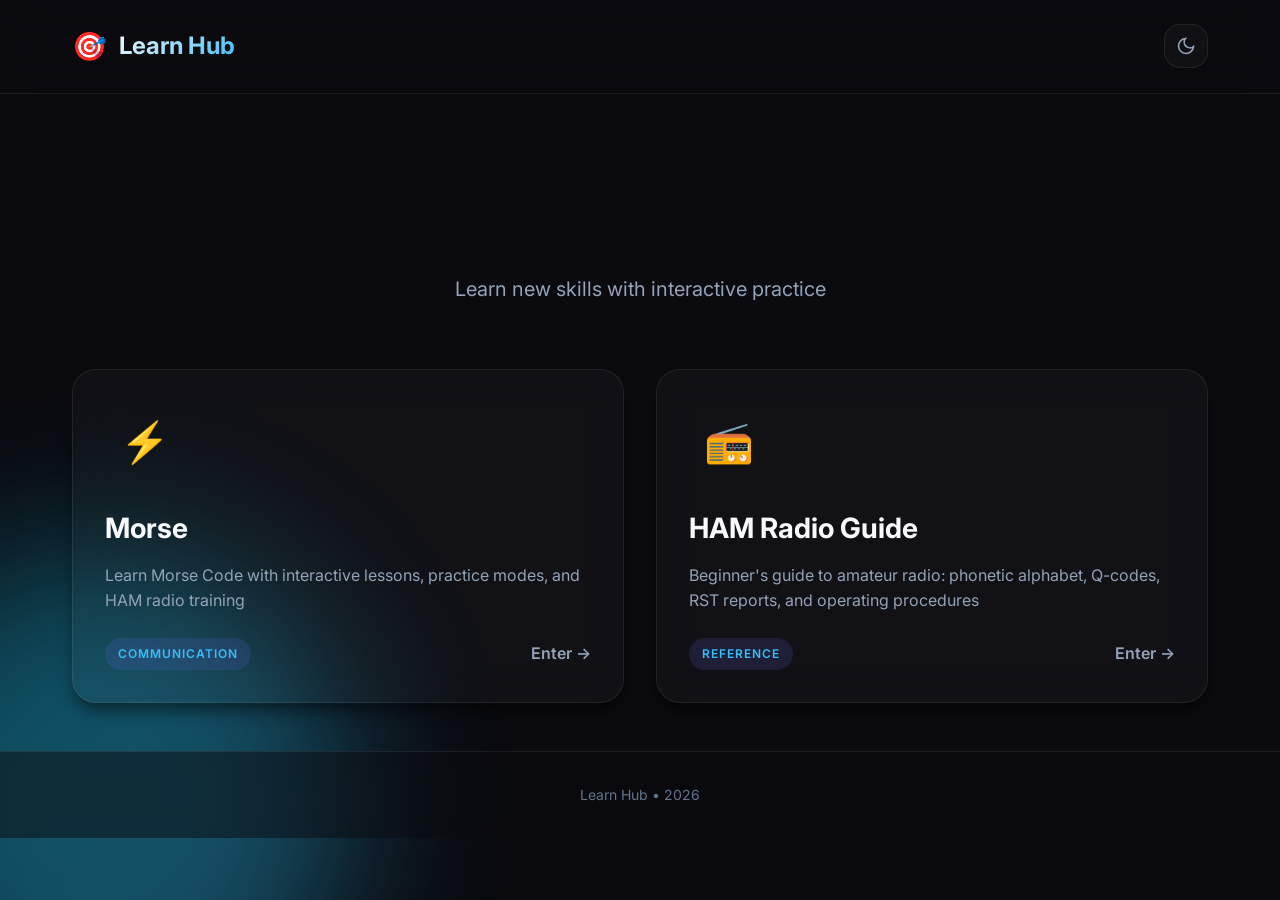
<file: index.html>
<!DOCTYPE html>
<html lang="en">
<head>
    <meta charset="UTF-8">
    <meta name="viewport" content="width=device-width, initial-scale=1.0, maximum-scale=1.0, user-scalable=no">
    <meta name="description" content="Your collection of learning tools">
    <meta name="theme-color" content="#0a0a0f">
    <title>Learn Hub | Your Learning Tools</title>
    
    <link rel="preconnect" href="https://fonts.googleapis.com">
    <link rel="preconnect" href="https://fonts.gstatic.com" crossorigin>
    <link href="https://fonts.googleapis.com/css2?family=Inter:wght@400;500;600;700;800&display=swap" rel="stylesheet">
    
    <link rel="stylesheet" href="./css/hub.css">
    <link rel="icon" href="data:image/svg+xml,<svg xmlns='http://www.w3.org/2000/svg' viewBox='0 0 100 100'><text y='.9em' font-size='90'>🎯</text></svg>">
</head>
<body>
    <!-- Ambient Background -->
    <div class="ambient-bg">
        <div class="gradient-orb orb-1"></div>
        <div class="gradient-orb orb-2"></div>
        <div class="gradient-orb orb-3"></div>
    </div>

    <!-- Header -->
    <header class="glass-header">
        <div class="header-content">
            <div class="logo">
                <span class="logo-icon">🎯</span>
                <span class="logo-title">Learn Hub</span>
            </div>
            <button class="theme-toggle" id="theme-toggle" aria-label="Toggle theme">
                <svg class="sun-icon" viewBox="0 0 24 24" fill="none" stroke="currentColor" stroke-width="2">
                    <circle cx="12" cy="12" r="5"/>
                    <path d="M12 1v2M12 21v2M4.22 4.22l1.42 1.42M18.36 18.36l1.42 1.42M1 12h2M21 12h2M4.22 19.78l1.42-1.42M18.36 5.64l1.42-1.42"/>
                </svg>
                <svg class="moon-icon" viewBox="0 0 24 24" fill="none" stroke="currentColor" stroke-width="2">
                    <path d="M21 12.79A9 9 0 1 1 11.21 3 7 7 0 0 0 21 12.79z"/>
                </svg>
            </button>
        </div>
    </header>

    <!-- Main Content -->
    <main class="hub-container">
        <div class="hero">
            <h1>Your Collection of<br>Learning Tools</h1>
            <p class="hero-subtitle">Learn new skills with interactive practice</p>
        </div>

        <!-- Features Grid -->
        <div class="features-grid">
            <!-- Morse Card -->
            <a href="./morse/" class="feature-card">
                <div class="feature-icon-wrapper">
                    <span class="feature-icon">⚡</span>
                </div>
                <div class="feature-content">
                    <h2>Morse</h2>
                    <p class="feature-description">Learn Morse Code with interactive lessons, practice modes, and HAM radio training</p>
                    <div class="feature-meta">
                        <span class="feature-tag">Communication</span>
                        <span class="feature-link">Enter →</span>
                    </div>
                </div>
            </a>

            <!-- HAM Radio Guide Card -->
            <a href="./ham-guide/" class="feature-card">
                <div class="feature-icon-wrapper">
                    <span class="feature-icon">📻</span>
                </div>
                <div class="feature-content">
                    <h2>HAM Radio Guide</h2>
                    <p class="feature-description">Beginner's guide to amateur radio: phonetic alphabet, Q-codes, RST reports, and operating procedures</p>
                    <div class="feature-meta">
                        <span class="feature-tag">Reference</span>
                        <span class="feature-link">Enter →</span>
                    </div>
                </div>
            </a>

            <!-- Template for Future Features -->
            <!-- 
            <a href="./feature-name/" class="feature-card">
                <div class="feature-icon-wrapper">
                    <span class="feature-icon">🎯</span>
                </div>
                <div class="feature-content">
                    <h2>Feature Name</h2>
                    <p class="feature-description">Description of what this feature does</p>
                    <div class="feature-meta">
                        <span class="feature-tag">Category</span>
                        <span class="feature-link">Enter →</span>
                    </div>
                </div>
            </a>
            -->
        </div>
    </main>

    <!-- Footer -->
    <footer class="glass-footer">
        <p>Learn Hub • <span id="footer-year"></span></p>
    </footer>

    <script>
        document.getElementById('footer-year').textContent = new Date().getFullYear();
        
        // Theme handling - compatible with morse app storage
        const themeToggle = document.getElementById('theme-toggle');
        const STORAGE_KEY = 'morseCodeApp';
        
        // Load saved theme
        function loadTheme() {
            try {
                const data = JSON.parse(localStorage.getItem(STORAGE_KEY) || '{}');
                const theme = data.settings?.theme || 'dark';
                if (theme === 'light') {
                    document.body.classList.add('light-theme');
                }
            } catch (e) {
                console.warn('Could not load theme');
            }
        }
        
        // Toggle theme
        themeToggle.addEventListener('click', () => {
            const isLight = document.body.classList.toggle('light-theme');
            const newTheme = isLight ? 'light' : 'dark';
            
            // Update localStorage with same structure as morse app
            try {
                const data = JSON.parse(localStorage.getItem(STORAGE_KEY) || '{}');
                if (!data.settings) data.settings = {};
                data.settings.theme = newTheme;
                localStorage.setItem(STORAGE_KEY, JSON.stringify(data));
            } catch (e) {
                console.warn('Could not save theme');
            }
        });
        
        loadTheme();
    </script>
</body>
</html>
</file>
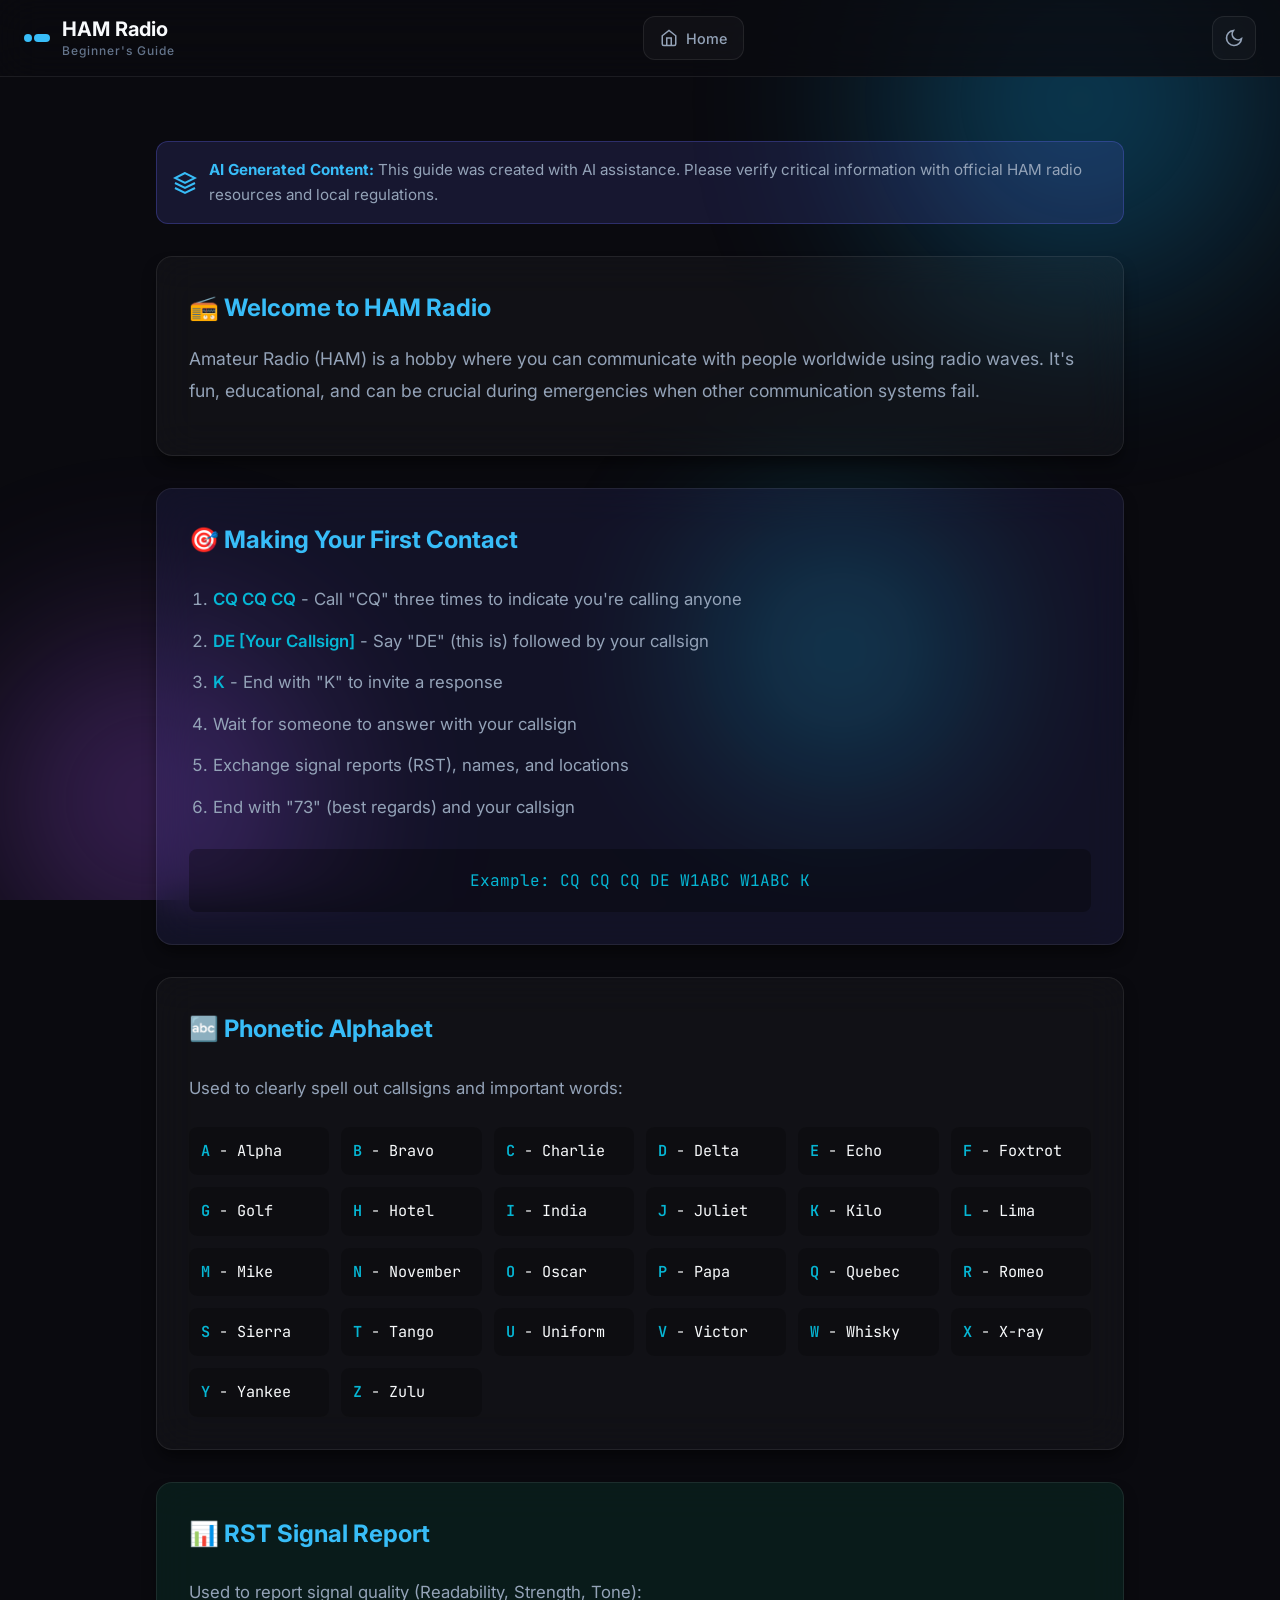
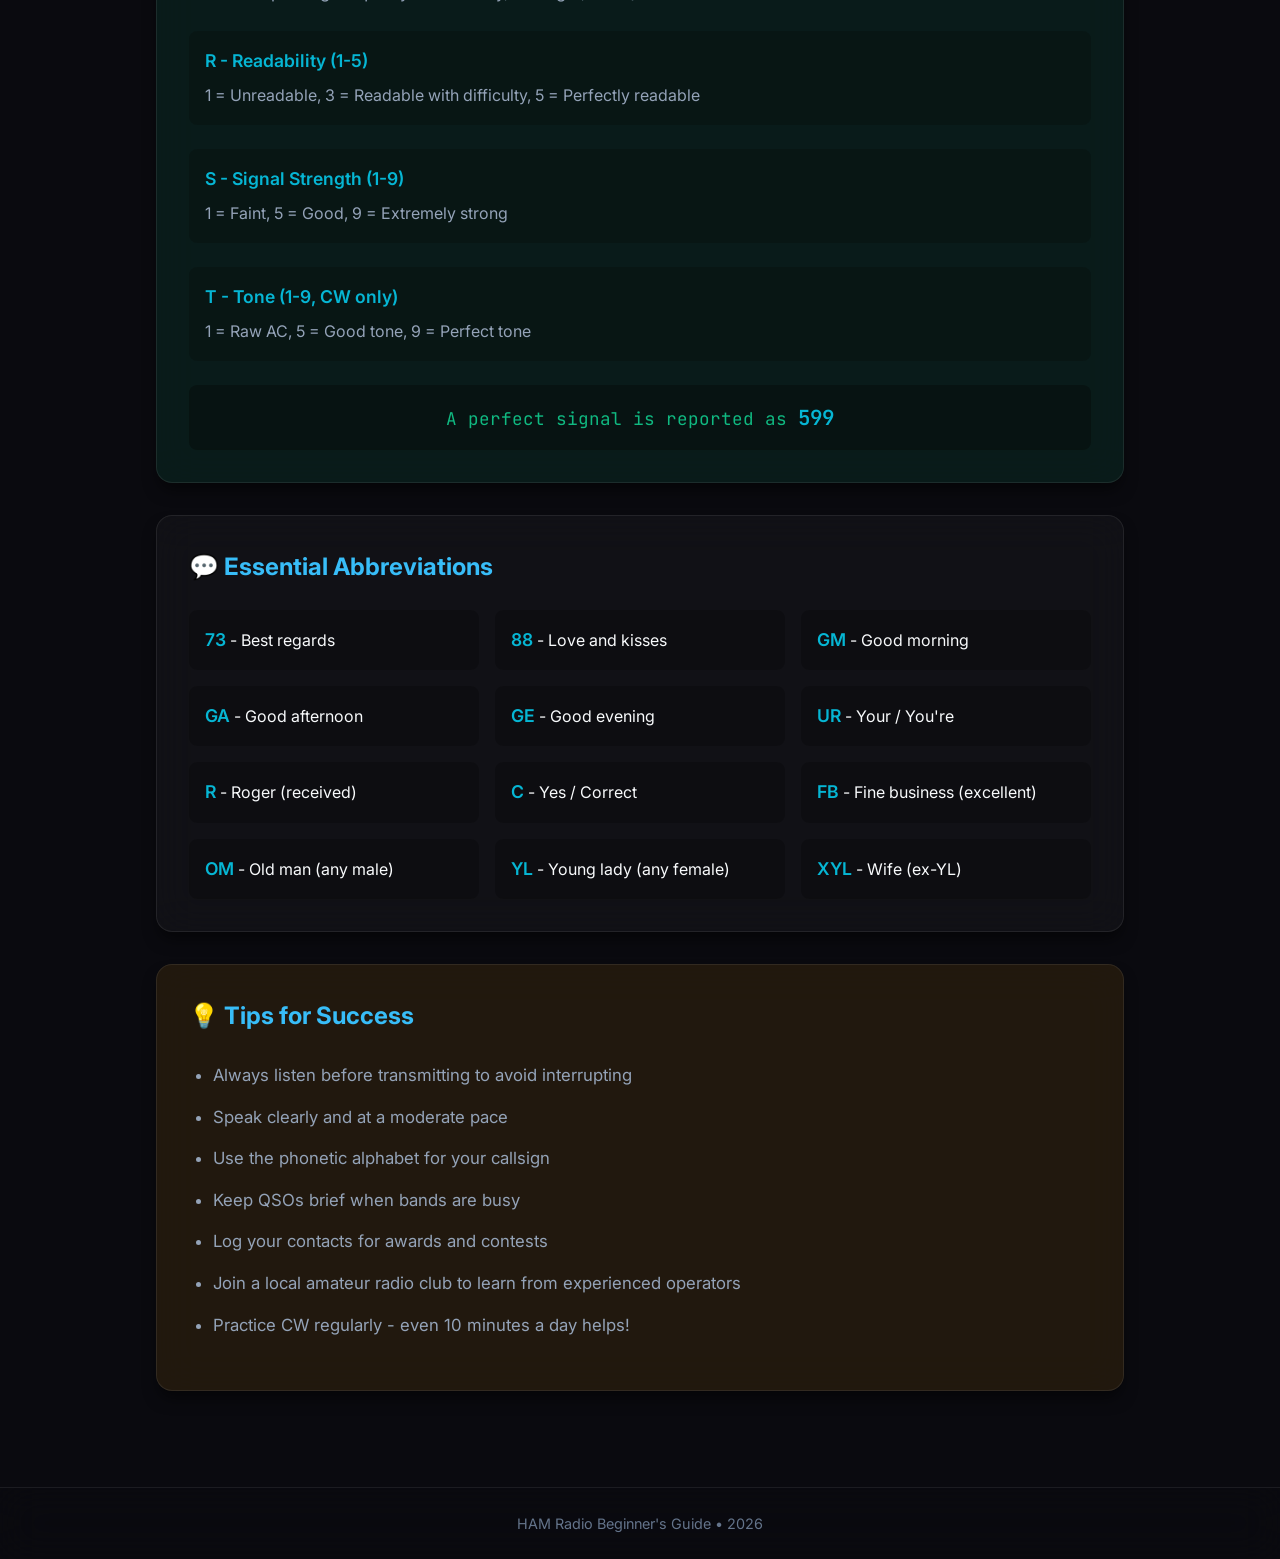
<file: ham-guide/index.html>
<!DOCTYPE html>
<html lang="en">
<head>
    <meta charset="UTF-8">
    <meta name="viewport" content="width=device-width, initial-scale=1.0, maximum-scale=1.0, user-scalable=no">
    <meta name="description" content="HAM Radio Beginner's Guide - Learn amateur radio basics, Q-codes, and operating procedures">
    <meta name="theme-color" content="#0f0f23">
    <title>HAM Radio Beginner's Guide | Learn Hub</title>
    
    <link rel="preconnect" href="https://fonts.googleapis.com">
    <link rel="preconnect" href="https://fonts.gstatic.com" crossorigin>
    <link href="https://fonts.googleapis.com/css2?family=Inter:wght@400;500;600;700;800&family=JetBrains+Mono:wght@400;600&display=swap" rel="stylesheet">
    
    <link rel="stylesheet" href="./css/styles.css">
    <link rel="icon" href="data:image/svg+xml,<svg xmlns='http://www.w3.org/2000/svg' viewBox='0 0 100 100'><text y='.9em' font-size='90'>📻</text></svg>">
</head>
<body>
    <!-- Ambient Background -->
    <div class="ambient-bg">
        <div class="gradient-orb orb-1"></div>
        <div class="gradient-orb orb-2"></div>
        <div class="gradient-orb orb-3"></div>
    </div>

    <!-- Header -->
    <header class="glass-header">
        <div class="header-content">
            <div class="logo">
                <div class="logo-icon">
                    <span class="pulse-dot"></span>
                    <span class="pulse-dash"></span>
                </div>
                <div class="logo-text">
                    <span class="logo-title">HAM Radio</span>
                    <span class="logo-subtitle">Beginner's Guide</span>
                </div>
            </div>
            <a href="../" class="home-btn" title="Back to Home">
                <svg viewBox="0 0 24 24" fill="none" stroke="currentColor" stroke-width="2">
                    <path d="M3 9l9-7 9 7v11a2 2 0 0 1-2 2H5a2 2 0 0 1-2-2z"/>
                    <polyline points="9 22 9 12 15 12 15 22"/>
                </svg>
                <span>Home</span>
            </a>
            <div class="header-actions">
                <button class="theme-toggle" id="theme-toggle" aria-label="Toggle theme">
                    <svg class="sun-icon" viewBox="0 0 24 24" fill="none" stroke="currentColor" stroke-width="2">
                        <circle cx="12" cy="12" r="5"/>
                        <path d="M12 1v2M12 21v2M4.22 4.22l1.42 1.42M18.36 18.36l1.42 1.42M1 12h2M21 12h2M4.22 19.78l1.42-1.42M18.36 5.64l1.42-1.42"/>
                    </svg>
                    <svg class="moon-icon" viewBox="0 0 24 24" fill="none" stroke="currentColor" stroke-width="2">
                        <path d="M21 12.79A9 9 0 1 1 11.21 3 7 7 0 0 0 21 12.79z"/>
                    </svg>
                </button>
            </div>
        </div>
    </header>

    <!-- Main Content -->
    <main class="main-container">
        <div class="guide-wrapper" style="max-width: 1000px; margin: 0 auto; padding: 2rem 1rem;">
            <!-- AI Generated Notice -->
            <div style="margin-bottom: 2rem; padding: 1rem; background: rgba(99, 102, 241, 0.15); border: 1px solid rgba(99, 102, 241, 0.3); border-radius: 12px; display: flex; align-items: center; gap: 0.75rem;">
                <svg viewBox="0 0 24 24" fill="none" stroke="currentColor" stroke-width="2" style="width: 24px; height: 24px; color: var(--primary-400); flex-shrink: 0;">
                    <path d="M12 2L2 7l10 5 10-5-10-5zM2 17l10 5 10-5M2 12l10 5 10-5"/>
                </svg>
                <span style="color: var(--text-secondary); font-size: 0.95rem;">
                    <strong style="color: var(--primary-400);">AI Generated Content:</strong> This guide was created with AI assistance. Please verify critical information with official HAM radio resources and local regulations.
                </span>
            </div>

            <!-- Welcome Section -->
            <div class="guide-section glass-card" style="margin-bottom: 2rem; padding: 2rem;">
                <h2 style="color: var(--primary-400); margin-bottom: 1rem; font-size: 1.5rem;">📻 Welcome to HAM Radio</h2>
                <p style="color: var(--text-secondary); line-height: 1.8; font-size: 1.1rem;">
                    Amateur Radio (HAM) is a hobby where you can communicate with people worldwide using radio waves. 
                    It's fun, educational, and can be crucial during emergencies when other communication systems fail.
                </p>
            </div>

            <!-- First Contact Guide -->
            <div class="guide-section glass-card" style="margin-bottom: 2rem; padding: 2rem; background: rgba(99, 102, 241, 0.1); border: 1px solid var(--border-color);">
                <h2 style="color: var(--primary-400); margin-bottom: 1.5rem; font-size: 1.5rem;">🎯 Making Your First Contact</h2>
                <ol style="color: var(--text-secondary); line-height: 2; padding-left: 1.5rem; font-size: 1.05rem;">
                    <li><strong style="color: var(--accent-cyan);">CQ CQ CQ</strong> - Call "CQ" three times to indicate you're calling anyone</li>
                    <li><strong style="color: var(--accent-cyan);">DE [Your Callsign]</strong> - Say "DE" (this is) followed by your callsign</li>
                    <li><strong style="color: var(--accent-cyan);">K</strong> - End with "K" to invite a response</li>
                    <li>Wait for someone to answer with your callsign</li>
                    <li>Exchange signal reports (RST), names, and locations</li>
                    <li>End with "73" (best regards) and your callsign</li>
                </ol>
                <div style="margin-top: 1.5rem; padding: 1.2rem; background: rgba(0,0,0,0.3); border-radius: 8px; font-family: 'JetBrains Mono', monospace; font-size: 1rem; color: var(--accent-cyan); text-align: center;">
                    Example: CQ CQ CQ DE W1ABC W1ABC K
                </div>
            </div>

            <!-- Phonetic Alphabet -->
            <div class="guide-section glass-card" style="margin-bottom: 2rem; padding: 2rem;">
                <h2 style="color: var(--primary-400); margin-bottom: 1.5rem; font-size: 1.5rem;">🔤 Phonetic Alphabet</h2>
                <p style="color: var(--text-secondary); margin-bottom: 1.5rem; font-size: 1.05rem;">Used to clearly spell out callsigns and important words:</p>
                <div style="display: grid; grid-template-columns: repeat(auto-fit, minmax(140px, 1fr)); gap: 0.75rem; font-family: 'JetBrains Mono', monospace; font-size: 0.95rem;">
                    <div style="padding: 0.75rem; background: rgba(0,0,0,0.2); border-radius: 8px;"><span style="color: var(--accent-cyan); font-weight: 600;">A</span> - Alpha</div>
                    <div style="padding: 0.75rem; background: rgba(0,0,0,0.2); border-radius: 8px;"><span style="color: var(--accent-cyan); font-weight: 600;">B</span> - Bravo</div>
                    <div style="padding: 0.75rem; background: rgba(0,0,0,0.2); border-radius: 8px;"><span style="color: var(--accent-cyan); font-weight: 600;">C</span> - Charlie</div>
                    <div style="padding: 0.75rem; background: rgba(0,0,0,0.2); border-radius: 8px;"><span style="color: var(--accent-cyan); font-weight: 600;">D</span> - Delta</div>
                    <div style="padding: 0.75rem; background: rgba(0,0,0,0.2); border-radius: 8px;"><span style="color: var(--accent-cyan); font-weight: 600;">E</span> - Echo</div>
                    <div style="padding: 0.75rem; background: rgba(0,0,0,0.2); border-radius: 8px;"><span style="color: var(--accent-cyan); font-weight: 600;">F</span> - Foxtrot</div>
                    <div style="padding: 0.75rem; background: rgba(0,0,0,0.2); border-radius: 8px;"><span style="color: var(--accent-cyan); font-weight: 600;">G</span> - Golf</div>
                    <div style="padding: 0.75rem; background: rgba(0,0,0,0.2); border-radius: 8px;"><span style="color: var(--accent-cyan); font-weight: 600;">H</span> - Hotel</div>
                    <div style="padding: 0.75rem; background: rgba(0,0,0,0.2); border-radius: 8px;"><span style="color: var(--accent-cyan); font-weight: 600;">I</span> - India</div>
                    <div style="padding: 0.75rem; background: rgba(0,0,0,0.2); border-radius: 8px;"><span style="color: var(--accent-cyan); font-weight: 600;">J</span> - Juliet</div>
                    <div style="padding: 0.75rem; background: rgba(0,0,0,0.2); border-radius: 8px;"><span style="color: var(--accent-cyan); font-weight: 600;">K</span> - Kilo</div>
                    <div style="padding: 0.75rem; background: rgba(0,0,0,0.2); border-radius: 8px;"><span style="color: var(--accent-cyan); font-weight: 600;">L</span> - Lima</div>
                    <div style="padding: 0.75rem; background: rgba(0,0,0,0.2); border-radius: 8px;"><span style="color: var(--accent-cyan); font-weight: 600;">M</span> - Mike</div>
                    <div style="padding: 0.75rem; background: rgba(0,0,0,0.2); border-radius: 8px;"><span style="color: var(--accent-cyan); font-weight: 600;">N</span> - November</div>
                    <div style="padding: 0.75rem; background: rgba(0,0,0,0.2); border-radius: 8px;"><span style="color: var(--accent-cyan); font-weight: 600;">O</span> - Oscar</div>
                    <div style="padding: 0.75rem; background: rgba(0,0,0,0.2); border-radius: 8px;"><span style="color: var(--accent-cyan); font-weight: 600;">P</span> - Papa</div>
                    <div style="padding: 0.75rem; background: rgba(0,0,0,0.2); border-radius: 8px;"><span style="color: var(--accent-cyan); font-weight: 600;">Q</span> - Quebec</div>
                    <div style="padding: 0.75rem; background: rgba(0,0,0,0.2); border-radius: 8px;"><span style="color: var(--accent-cyan); font-weight: 600;">R</span> - Romeo</div>
                    <div style="padding: 0.75rem; background: rgba(0,0,0,0.2); border-radius: 8px;"><span style="color: var(--accent-cyan); font-weight: 600;">S</span> - Sierra</div>
                    <div style="padding: 0.75rem; background: rgba(0,0,0,0.2); border-radius: 8px;"><span style="color: var(--accent-cyan); font-weight: 600;">T</span> - Tango</div>
                    <div style="padding: 0.75rem; background: rgba(0,0,0,0.2); border-radius: 8px;"><span style="color: var(--accent-cyan); font-weight: 600;">U</span> - Uniform</div>
                    <div style="padding: 0.75rem; background: rgba(0,0,0,0.2); border-radius: 8px;"><span style="color: var(--accent-cyan); font-weight: 600;">V</span> - Victor</div>
                    <div style="padding: 0.75rem; background: rgba(0,0,0,0.2); border-radius: 8px;"><span style="color: var(--accent-cyan); font-weight: 600;">W</span> - Whisky</div>
                    <div style="padding: 0.75rem; background: rgba(0,0,0,0.2); border-radius: 8px;"><span style="color: var(--accent-cyan); font-weight: 600;">X</span> - X-ray</div>
                    <div style="padding: 0.75rem; background: rgba(0,0,0,0.2); border-radius: 8px;"><span style="color: var(--accent-cyan); font-weight: 600;">Y</span> - Yankee</div>
                    <div style="padding: 0.75rem; background: rgba(0,0,0,0.2); border-radius: 8px;"><span style="color: var(--accent-cyan); font-weight: 600;">Z</span> - Zulu</div>
                </div>
            </div>

            <!-- RST Signal Report -->
            <div class="guide-section glass-card" style="margin-bottom: 2rem; padding: 2rem; background: rgba(16, 185, 129, 0.1);">
                <h2 style="color: var(--primary-400); margin-bottom: 1.5rem; font-size: 1.5rem;">📊 RST Signal Report</h2>
                <p style="color: var(--text-secondary); margin-bottom: 1.5rem; font-size: 1.05rem;">Used to report signal quality (Readability, Strength, Tone):</p>
                <div style="display: grid; gap: 1.5rem;">
                    <div style="padding: 1rem; background: rgba(0,0,0,0.2); border-radius: 8px;">
                        <strong style="color: var(--accent-cyan); font-size: 1.1rem;">R - Readability (1-5)</strong>
                        <div style="color: var(--text-secondary); margin-top: 0.5rem;">
                            1 = Unreadable, 3 = Readable with difficulty, 5 = Perfectly readable
                        </div>
                    </div>
                    <div style="padding: 1rem; background: rgba(0,0,0,0.2); border-radius: 8px;">
                        <strong style="color: var(--accent-cyan); font-size: 1.1rem;">S - Signal Strength (1-9)</strong>
                        <div style="color: var(--text-secondary); margin-top: 0.5rem;">
                            1 = Faint, 5 = Good, 9 = Extremely strong
                        </div>
                    </div>
                    <div style="padding: 1rem; background: rgba(0,0,0,0.2); border-radius: 8px;">
                        <strong style="color: var(--accent-cyan); font-size: 1.1rem;">T - Tone (1-9, CW only)</strong>
                        <div style="color: var(--text-secondary); margin-top: 0.5rem;">
                            1 = Raw AC, 5 = Good tone, 9 = Perfect tone
                        </div>
                    </div>
                </div>
                <div style="margin-top: 1.5rem; padding: 1rem; background: rgba(0,0,0,0.3); border-radius: 8px; text-align: center; font-family: 'JetBrains Mono', monospace; color: var(--accent-green); font-size: 1.1rem;">
                    A perfect signal is reported as <strong style="font-size: 1.3rem;">599</strong>
                </div>
            </div>

            <!-- Essential Abbreviations -->
            <div class="guide-section glass-card" style="margin-bottom: 2rem; padding: 2rem;">
                <h2 style="color: var(--primary-400); margin-bottom: 1.5rem; font-size: 1.5rem;">💬 Essential Abbreviations</h2>
                <div style="display: grid; grid-template-columns: repeat(auto-fit, minmax(250px, 1fr)); gap: 1rem;">
                    <div style="padding: 1rem; background: rgba(0,0,0,0.2); border-radius: 8px;">
                        <strong style="color: var(--accent-cyan); font-size: 1.1rem;">73</strong> - Best regards
                    </div>
                    <div style="padding: 1rem; background: rgba(0,0,0,0.2); border-radius: 8px;">
                        <strong style="color: var(--accent-cyan); font-size: 1.1rem;">88</strong> - Love and kisses
                    </div>
                    <div style="padding: 1rem; background: rgba(0,0,0,0.2); border-radius: 8px;">
                        <strong style="color: var(--accent-cyan); font-size: 1.1rem;">GM</strong> - Good morning
                    </div>
                    <div style="padding: 1rem; background: rgba(0,0,0,0.2); border-radius: 8px;">
                        <strong style="color: var(--accent-cyan); font-size: 1.1rem;">GA</strong> - Good afternoon
                    </div>
                    <div style="padding: 1rem; background: rgba(0,0,0,0.2); border-radius: 8px;">
                        <strong style="color: var(--accent-cyan); font-size: 1.1rem;">GE</strong> - Good evening
                    </div>
                    <div style="padding: 1rem; background: rgba(0,0,0,0.2); border-radius: 8px;">
                        <strong style="color: var(--accent-cyan); font-size: 1.1rem;">UR</strong> - Your / You're
                    </div>
                    <div style="padding: 1rem; background: rgba(0,0,0,0.2); border-radius: 8px;">
                        <strong style="color: var(--accent-cyan); font-size: 1.1rem;">R</strong> - Roger (received)
                    </div>
                    <div style="padding: 1rem; background: rgba(0,0,0,0.2); border-radius: 8px;">
                        <strong style="color: var(--accent-cyan); font-size: 1.1rem;">C</strong> - Yes / Correct
                    </div>
                    <div style="padding: 1rem; background: rgba(0,0,0,0.2); border-radius: 8px;">
                        <strong style="color: var(--accent-cyan); font-size: 1.1rem;">FB</strong> - Fine business (excellent)
                    </div>
                    <div style="padding: 1rem; background: rgba(0,0,0,0.2); border-radius: 8px;">
                        <strong style="color: var(--accent-cyan); font-size: 1.1rem;">OM</strong> - Old man (any male)
                    </div>
                    <div style="padding: 1rem; background: rgba(0,0,0,0.2); border-radius: 8px;">
                        <strong style="color: var(--accent-cyan); font-size: 1.1rem;">YL</strong> - Young lady (any female)
                    </div>
                    <div style="padding: 1rem; background: rgba(0,0,0,0.2); border-radius: 8px;">
                        <strong style="color: var(--accent-cyan); font-size: 1.1rem;">XYL</strong> - Wife (ex-YL)
                    </div>
                </div>
            </div>

            <!-- Tips Section -->
            <div class="guide-section glass-card" style="padding: 2rem; background: rgba(245, 158, 11, 0.1);">
                <h2 style="color: var(--primary-400); margin-bottom: 1.5rem; font-size: 1.5rem;">💡 Tips for Success</h2>
                <ul style="color: var(--text-secondary); line-height: 2; padding-left: 1.5rem; font-size: 1.05rem;">
                    <li>Always listen before transmitting to avoid interrupting</li>
                    <li>Speak clearly and at a moderate pace</li>
                    <li>Use the phonetic alphabet for your callsign</li>
                    <li>Keep QSOs brief when bands are busy</li>
                    <li>Log your contacts for awards and contests</li>
                    <li>Join a local amateur radio club to learn from experienced operators</li>
                    <li>Practice CW regularly - even 10 minutes a day helps!</li>
                </ul>
            </div>
        </div>
    </main>

    <!-- Footer -->
    <footer class="glass-footer">
        <p>HAM Radio Beginner's Guide • <span id="footer-year"></span></p>
    </footer>

    <script>
        document.getElementById('footer-year').textContent = new Date().getFullYear();
        
        // Theme handling
        const themeToggle = document.getElementById('theme-toggle');
        const STORAGE_KEY = 'morseCodeApp';
        
        function loadTheme() {
            try {
                const data = JSON.parse(localStorage.getItem(STORAGE_KEY) || '{}');
                const theme = data.settings?.theme || 'dark';
                if (theme === 'light') {
                    document.body.classList.add('light-theme');
                }
            } catch (e) {
                console.warn('Could not load theme');
            }
        }
        
        themeToggle.addEventListener('click', () => {
            const isLight = document.body.classList.toggle('light-theme');
            const newTheme = isLight ? 'light' : 'dark';
            
            try {
                const data = JSON.parse(localStorage.getItem(STORAGE_KEY) || '{}');
                if (!data.settings) data.settings = {};
                data.settings.theme = newTheme;
                localStorage.setItem(STORAGE_KEY, JSON.stringify(data));
            } catch (e) {
                console.warn('Could not save theme');
            }
        });
        
        loadTheme();
    </script>
</body>
</html>
</file>
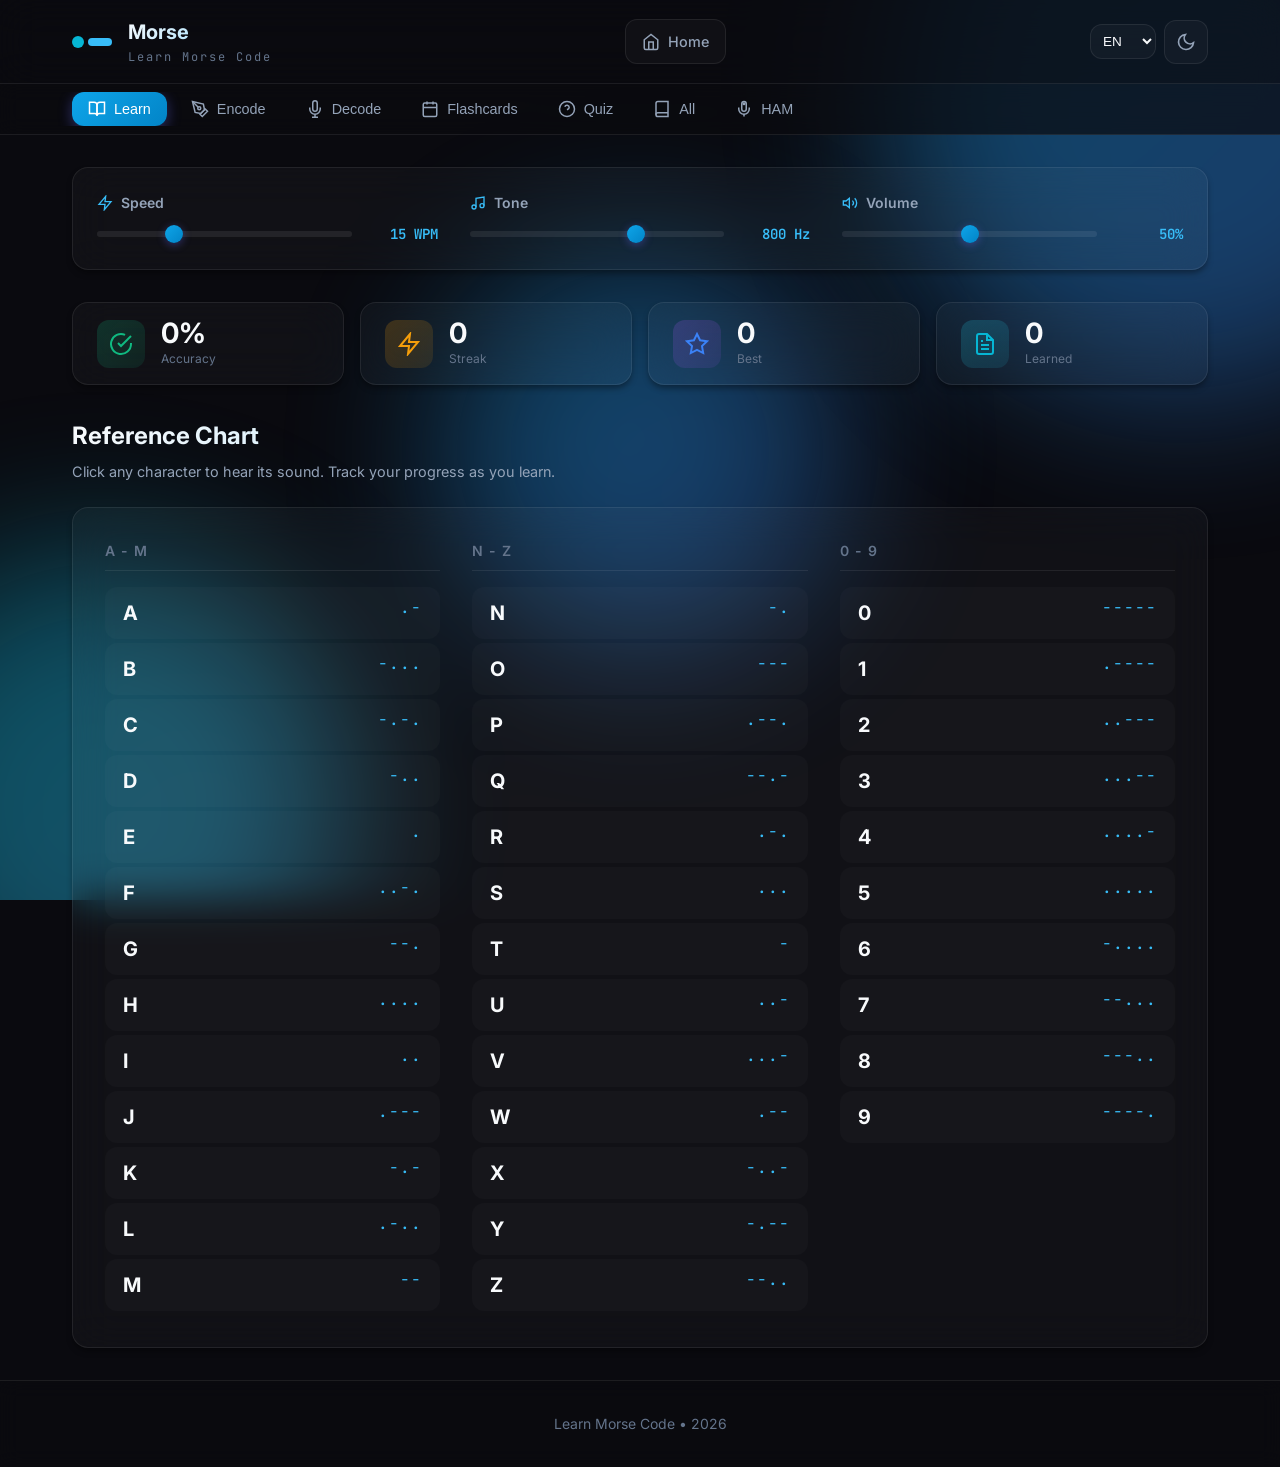
<file: morse/index.html>
<!DOCTYPE html>
<html lang="en">
<head>
    <meta charset="UTF-8">
    <meta name="viewport" content="width=device-width, initial-scale=1.0, maximum-scale=1.0, user-scalable=no">
    <meta name="description" content="Learn Morse Code with interactive lessons, practice modes, and real-time audio.">
    <meta name="theme-color" content="#0f0f23">
    <base href="./">
    <title>Morse | Learn & Practice</title>
    
    <link rel="preconnect" href="https://fonts.googleapis.com">
    <link rel="preconnect" href="https://fonts.gstatic.com" crossorigin>
    <link href="https://fonts.googleapis.com/css2?family=Inter:wght@400;500;600;700;800&family=JetBrains+Mono:wght@400;600&display=swap" rel="stylesheet">
    
    <link rel="stylesheet" href="./css/styles.css?v=4">
    <link rel="icon" href="data:image/svg+xml,<svg xmlns='http://www.w3.org/2000/svg' viewBox='0 0 100 100'><text y='.9em' font-size='90'>⚡</text></svg>">
</head>
<body>
    <!-- Ambient Background -->
    <div class="ambient-bg">
        <div class="gradient-orb orb-1"></div>
        <div class="gradient-orb orb-2"></div>
        <div class="gradient-orb orb-3"></div>
    </div>

    <!-- Header -->
    <header class="glass-header">
        <div class="header-content">
            <div class="logo">
                <div class="logo-icon">
                    <span class="pulse-dot"></span>
                    <span class="pulse-dash"></span>
                </div>
                <div class="logo-text">
                    <span class="logo-title">Morse</span>
                    <span class="logo-subtitle">Learn Morse Code</span>
                </div>
            </div>
            <a href="../" class="home-btn" title="Back to Home">
                <svg viewBox="0 0 24 24" fill="none" stroke="currentColor" stroke-width="2">
                    <path d="M3 9l9-7 9 7v11a2 2 0 0 1-2 2H5a2 2 0 0 1-2-2z"/>
                    <polyline points="9 22 9 12 15 12 15 22"/>
                </svg>
                <span data-i18n="nav_home">Home</span>
            </a>
            <div class="header-actions">
                <select class="lang-select" id="lang-select" aria-label="Select language">
                    <option value="en">EN</option>
                    <option value="zh">中文</option>
                </select>
                <button class="theme-toggle" id="theme-toggle" aria-label="Toggle theme">
                    <svg class="sun-icon" viewBox="0 0 24 24" fill="none" stroke="currentColor" stroke-width="2">
                        <circle cx="12" cy="12" r="5"/>
                        <path d="M12 1v2M12 21v2M4.22 4.22l1.42 1.42M18.36 18.36l1.42 1.42M1 12h2M21 12h2M4.22 19.78l1.42-1.42M18.36 5.64l1.42-1.42"/>
                    </svg>
                    <svg class="moon-icon" viewBox="0 0 24 24" fill="none" stroke="currentColor" stroke-width="2">
                        <path d="M21 12.79A9 9 0 1 1 11.21 3 7 7 0 0 0 21 12.79z"/>
                    </svg>
                </button>
            </div>
        </div>
    </header>

    <!-- Navigation -->
    <nav class="nav-bar">
        <div class="nav-container">
            <button class="nav-item active" data-mode="learn">
                <svg viewBox="0 0 24 24" fill="none" stroke="currentColor" stroke-width="2">
                    <path d="M2 3h6a4 4 0 0 1 4 4v14a3 3 0 0 0-3-3H2z"/>
                    <path d="M22 3h-6a4 4 0 0 0-4 4v14a3 3 0 0 1 3-3h7z"/>
                </svg>
                <span data-i18n="nav_learn">Learn</span>
            </button>
            <button class="nav-item" data-mode="encode">
                <svg viewBox="0 0 24 24" fill="none" stroke="currentColor" stroke-width="2">
                    <path d="M12 19l7-7 3 3-7 7-3-3z"/>
                    <path d="M18 13l-1.5-7.5L2 2l3.5 14.5L13 18l5-5z"/>
                    <path d="M2 2l7.586 7.586"/>
                    <circle cx="11" cy="11" r="2"/>
                </svg>
                <span data-i18n="nav_encode">Encode</span>
            </button>
            <button class="nav-item" data-mode="decode">
                <svg viewBox="0 0 24 24" fill="none" stroke="currentColor" stroke-width="2">
                    <path d="M12 1a3 3 0 0 0-3 3v8a3 3 0 0 0 6 0V4a3 3 0 0 0-3-3z"/>
                    <path d="M19 10v2a7 7 0 0 1-14 0v-2"/>
                    <line x1="12" y1="19" x2="12" y2="23"/>
                    <line x1="8" y1="23" x2="16" y2="23"/>
                </svg>
                <span data-i18n="nav_decode">Decode</span>
            </button>
            <button class="nav-item" data-mode="flashcards">
                <svg viewBox="0 0 24 24" fill="none" stroke="currentColor" stroke-width="2">
                    <rect x="3" y="4" width="18" height="18" rx="2" ry="2"/>
                    <line x1="16" y1="2" x2="16" y2="6"/>
                    <line x1="8" y1="2" x2="8" y2="6"/>
                    <line x1="3" y1="10" x2="21" y2="10"/>
                </svg>
                <span data-i18n="nav_flashcards">Cards</span>
            </button>
            <button class="nav-item" data-mode="quiz">
                <svg viewBox="0 0 24 24" fill="none" stroke="currentColor" stroke-width="2">
                    <circle cx="12" cy="12" r="10"/>
                    <path d="M9.09 9a3 3 0 0 1 5.83 1c0 2-3 3-3 3"/>
                    <line x1="12" y1="17" x2="12.01" y2="17"/>
                </svg>
                <span data-i18n="nav_quiz">Quiz</span>
            </button>
            <button class="nav-item" data-mode="practiceall">
                <svg viewBox="0 0 24 24" fill="none" stroke="currentColor" stroke-width="2">
                    <path d="M4 19.5A2.5 2.5 0 0 1 6.5 17H20"/>
                    <path d="M6.5 2H20v20H6.5A2.5 2.5 0 0 1 4 19.5v-15A2.5 2.5 0 0 1 6.5 2z"/>
                </svg>
                <span data-i18n="nav_practiceall">All</span>
            </button>
            <button class="nav-item" data-mode="ham">
                <svg viewBox="0 0 24 24" fill="none" stroke="currentColor" stroke-width="2">
                    <path d="M12 2a3 3 0 0 0-3 3v7a3 3 0 0 0 6 0V5a3 3 0 0 0-3-3Z"/>
                    <path d="M19 10v2a7 7 0 0 1-14 0v-2"/>
                    <line x1="12" y1="19" x2="12" y2="22"/>
                    <circle cx="12" cy="5" r="1"/>
                </svg>
                <span data-i18n="nav_ham">HAM</span>
            </button>
        </div>
    </nav>

    <!-- Main Content -->
    <main class="main-container">
        <!-- Settings Panel -->
        <section class="settings-card glass-card">
            <div class="setting-group">
                <label class="setting-label">
                    <svg viewBox="0 0 24 24" fill="none" stroke="currentColor" stroke-width="2">
                        <polygon points="13 2 3 14 12 14 11 22 21 10 12 10 13 2"/>
                    </svg>
                    <span data-i18n="settings_speed">Speed</span>
                </label>
                <div class="slider-container">
                    <input type="range" id="wpm-slider" min="5" max="40" value="15">
                    <span class="slider-value" id="wpm-value">15 WPM</span>
                </div>
            </div>
            <div class="setting-group">
                <label class="setting-label">
                    <svg viewBox="0 0 24 24" fill="none" stroke="currentColor" stroke-width="2">
                        <path d="M9 18V5l12-2v13"/>
                        <circle cx="6" cy="18" r="3"/>
                        <circle cx="18" cy="16" r="3"/>
                    </svg>
                    <span data-i18n="settings_tone">Tone</span>
                </label>
                <div class="slider-container">
                    <input type="range" id="freq-slider" min="400" max="1000" value="800">
                    <span class="slider-value" id="freq-value">800 Hz</span>
                </div>
            </div>
            <div class="setting-group">
                <label class="setting-label">
                    <svg viewBox="0 0 24 24" fill="none" stroke="currentColor" stroke-width="2">
                        <polygon points="11 5 6 9 2 9 2 15 6 15 11 19 11 5"/>
                        <path d="M19.07 4.93a10 10 0 0 1 0 14.14M15.54 8.46a5 5 0 0 1 0 7.07"/>
                    </svg>
                    <span data-i18n="settings_volume">Volume</span>
                </label>
                <div class="slider-container">
                    <input type="range" id="volume-slider" min="0" max="100" value="50">
                    <span class="slider-value" id="volume-value">50%</span>
                </div>
            </div>
        </section>

        <!-- Stats Bar -->
        <section class="stats-container">
            <div class="stat-item glass-card">
                <div class="stat-icon accuracy">
                    <svg viewBox="0 0 24 24" fill="none" stroke="currentColor" stroke-width="2">
                        <path d="M22 11.08V12a10 10 0 1 1-5.93-9.14"/>
                        <polyline points="22 4 12 14.01 9 11.01"/>
                    </svg>
                </div>
                <div class="stat-info">
                    <span class="stat-value" id="stat-accuracy">0%</span>
                    <span class="stat-label" data-i18n="stat_accuracy">Accuracy</span>
                </div>
            </div>
            <div class="stat-item glass-card">
                <div class="stat-icon streak">
                    <svg viewBox="0 0 24 24" fill="none" stroke="currentColor" stroke-width="2">
                        <path d="M13 2L3 14h9l-1 8 10-12h-9l1-8z"/>
                    </svg>
                </div>
                <div class="stat-info">
                    <span class="stat-value" id="stat-streak">0</span>
                    <span class="stat-label" data-i18n="stat_streak">Streak</span>
                </div>
            </div>
            <div class="stat-item glass-card">
                <div class="stat-icon best">
                    <svg viewBox="0 0 24 24" fill="none" stroke="currentColor" stroke-width="2">
                        <polygon points="12 2 15.09 8.26 22 9.27 17 14.14 18.18 21.02 12 17.77 5.82 21.02 7 14.14 2 9.27 8.91 8.26 12 2"/>
                    </svg>
                </div>
                <div class="stat-info">
                    <span class="stat-value" id="stat-best">0</span>
                    <span class="stat-label" data-i18n="stat_best">Best</span>
                </div>
            </div>
            <div class="stat-item glass-card">
                <div class="stat-icon learned">
                    <svg viewBox="0 0 24 24" fill="none" stroke="currentColor" stroke-width="2">
                        <path d="M14 2H6a2 2 0 0 0-2 2v16a2 2 0 0 0 2 2h12a2 2 0 0 0 2-2V8z"/>
                        <polyline points="14 2 14 8 20 8"/>
                        <line x1="16" y1="13" x2="8" y2="13"/>
                        <line x1="16" y1="17" x2="8" y2="17"/>
                        <polyline points="10 9 9 9 8 9"/>
                    </svg>
                </div>
                <div class="stat-info">
                    <span class="stat-value" id="stat-learned">0</span>
                    <span class="stat-label" data-i18n="stat_learned">Learned</span>
                </div>
            </div>
        </section>

        <!-- Learn Mode -->
        <section id="mode-learn" class="mode-section active">
            <div class="section-header">
                <h2 data-i18n="learn_title">Reference Chart</h2>
                <p class="section-desc" data-i18n="learn_desc">Click any character to hear its sound. Track your progress as you learn.</p>
            </div>
            <div class="chart-container glass-card" id="morse-chart">
                <!-- Populated by JS -->
            </div>
        </section>

        <!-- Encode Mode -->
        <section id="mode-encode" class="mode-section">
            <div class="practice-wrapper">
                <div class="practice-card glass-card">
                    <div class="practice-header">
                        <span class="practice-badge" data-i18n="encode_title">Encode</span>
                        <button class="icon-btn" onclick="app.nextQuestion()" title="Skip">
                            <svg viewBox="0 0 24 24" fill="none" stroke="currentColor" stroke-width="2">
                                <polygon points="5 4 15 12 5 20 5 4"/>
                                <line x1="19" y1="5" x2="19" y2="19"/>
                            </svg>
                        </button>
                    </div>
                    
                    <div class="practice-display">
                        <div class="target-char" id="encode-char">A</div>
                        <div class="target-morse hidden" id="encode-morse">.-</div>
                    </div>
                    
                    <div class="input-section">
                        <div class="input-preview" id="user-input">
                            <span class="placeholder" data-i18n="encode_placeholder">Your answer...</span>
                        </div>
                        
                        <div class="input-pad">
                            <button class="pad-btn dot" id="btn-dot">
                                <span class="btn-content">
                                    <span class="btn-icon">•</span>
                                    <span class="btn-label" data-i18n="btn_dot">Dot</span>
                                </span>
                            </button>
                            <button class="pad-btn dash" id="btn-dash">
                                <span class="btn-content">
                                    <span class="btn-icon">−</span>
                                    <span class="btn-label" data-i18n="btn_dash">Dash</span>
                                </span>
                            </button>
                            <button class="pad-btn clear" id="btn-clear">
                                <span class="btn-content">
                                    <svg viewBox="0 0 24 24" fill="none" stroke="currentColor" stroke-width="2">
                                        <path d="M3 6h18M19 6v14a2 2 0 0 1-2 2H7a2 2 0 0 1-2-2V6m3 0V4a2 2 0 0 1 2-2h4a2 2 0 0 1 2 2v2"/>
                                    </svg>
                                    <span class="btn-label" data-i18n="btn_clear">Clear</span>
                                </span>
                            </button>
                        </div>
                        
                        <button class="submit-btn" id="btn-submit">
                            <span data-i18n="btn_submit">Submit Answer</span>
                            <svg viewBox="0 0 24 24" fill="none" stroke="currentColor" stroke-width="2">
                                <polyline points="20 6 9 17 4 12"/>
                            </svg>
                        </button>
                    </div>
                    
                    <div class="feedback-message" id="encode-feedback"></div>
                </div>
            </div>
        </section>

        <!-- Decode Mode -->
        <section id="mode-decode" class="mode-section">
            <div class="practice-wrapper">
                <div class="practice-card glass-card">
                    <div class="practice-header">
                        <span class="practice-badge" data-i18n="decode_title">Decode</span>
                        <button class="icon-btn" onclick="app.playCurrentDecode()" title="Play again">
                            <svg viewBox="0 0 24 24" fill="none" stroke="currentColor" stroke-width="2">
                                <polygon points="5 3 19 12 5 21 5 3"/>
                            </svg>
                        </button>
                    </div>
                    
                    <div class="decode-display">
                        <div class="listening-indicator">
                            <div class="sound-wave">
                                <span></span><span></span><span></span><span></span><span></span>
                            </div>
                            <p data-i18n="decode_listening">Listen to the code...</p>
                        </div>
                        <div class="decode-answer" id="decode-answer">?</div>
                    </div>
                    
                    <div class="decode-instruction">
                        <p data-i18n="decode_instruction">Press any letter key (A-Z) or number to answer</p>
                    </div>
                    
                    <!-- On-screen Keyboard - US Layout -->
                    <div class="decode-keyboard">
                        <!-- Row 1: Numbers -->
                        <div class="keyboard-row numbers-row">
                            <button class="key-btn number" onclick="app.handleDecodeKey('1')">1</button>
                            <button class="key-btn number" onclick="app.handleDecodeKey('2')">2</button>
                            <button class="key-btn number" onclick="app.handleDecodeKey('3')">3</button>
                            <button class="key-btn number" onclick="app.handleDecodeKey('4')">4</button>
                            <button class="key-btn number" onclick="app.handleDecodeKey('5')">5</button>
                            <button class="key-btn number" onclick="app.handleDecodeKey('6')">6</button>
                            <button class="key-btn number" onclick="app.handleDecodeKey('7')">7</button>
                            <button class="key-btn number" onclick="app.handleDecodeKey('8')">8</button>
                            <button class="key-btn number" onclick="app.handleDecodeKey('9')">9</button>
                            <button class="key-btn number" onclick="app.handleDecodeKey('0')">0</button>
                        </div>
                        <!-- Row 2: QWERTYUIOP -->
                        <div class="keyboard-row">
                            <button class="key-btn" onclick="app.handleDecodeKey('Q')">Q</button>
                            <button class="key-btn" onclick="app.handleDecodeKey('W')">W</button>
                            <button class="key-btn" onclick="app.handleDecodeKey('E')">E</button>
                            <button class="key-btn" onclick="app.handleDecodeKey('R')">R</button>
                            <button class="key-btn" onclick="app.handleDecodeKey('T')">T</button>
                            <button class="key-btn" onclick="app.handleDecodeKey('Y')">Y</button>
                            <button class="key-btn" onclick="app.handleDecodeKey('U')">U</button>
                            <button class="key-btn" onclick="app.handleDecodeKey('I')">I</button>
                            <button class="key-btn" onclick="app.handleDecodeKey('O')">O</button>
                            <button class="key-btn" onclick="app.handleDecodeKey('P')">P</button>
                        </div>
                        <!-- Row 3: ASDFGHJKL -->
                        <div class="keyboard-row">
                            <button class="key-btn" onclick="app.handleDecodeKey('A')">A</button>
                            <button class="key-btn" onclick="app.handleDecodeKey('S')">S</button>
                            <button class="key-btn" onclick="app.handleDecodeKey('D')">D</button>
                            <button class="key-btn" onclick="app.handleDecodeKey('F')">F</button>
                            <button class="key-btn" onclick="app.handleDecodeKey('G')">G</button>
                            <button class="key-btn" onclick="app.handleDecodeKey('H')">H</button>
                            <button class="key-btn" onclick="app.handleDecodeKey('J')">J</button>
                            <button class="key-btn" onclick="app.handleDecodeKey('K')">K</button>
                            <button class="key-btn" onclick="app.handleDecodeKey('L')">L</button>
                        </div>
                        <!-- Row 4: ZXCVBNM -->
                        <div class="keyboard-row">
                            <button class="key-btn" onclick="app.handleDecodeKey('Z')">Z</button>
                            <button class="key-btn" onclick="app.handleDecodeKey('X')">X</button>
                            <button class="key-btn" onclick="app.handleDecodeKey('C')">C</button>
                            <button class="key-btn" onclick="app.handleDecodeKey('V')">V</button>
                            <button class="key-btn" onclick="app.handleDecodeKey('B')">B</button>
                            <button class="key-btn" onclick="app.handleDecodeKey('N')">N</button>
                            <button class="key-btn" onclick="app.handleDecodeKey('M')">M</button>
                        </div>
                    </div>
                    
                    <div class="feedback-message" id="decode-feedback"></div>
                </div>
            </div>
        </section>

        <!-- Flashcards Mode -->
        <section id="mode-flashcards" class="mode-section">
            <div class="flashcard-wrapper">
                <div class="flashcard-container">
                    <div class="flashcard" id="flashcard">
                        <div class="flashcard-inner">
                            <div class="flashcard-front">
                                <span class="card-char">A</span>
                                <span class="card-hint" data-i18n="flashcards_hint">Tap to reveal</span>
                            </div>
                            <div class="flashcard-back">
                                <span class="card-morse">.-</span>
                                <span class="card-label" data-i18n="flashcards_label">Morse Code</span>
                            </div>
                        </div>
                    </div>
                </div>
                
                <div class="flashcard-controls">
                    <button class="control-btn secondary" id="btn-play-card">
                        <svg viewBox="0 0 24 24" fill="none" stroke="currentColor" stroke-width="2">
                            <polygon points="5 3 19 12 5 21 5 3"/>
                        </svg>
                        <span data-i18n="btn_play">Play Sound</span>
                    </button>
                    <button class="control-btn primary" id="btn-next-card">
                        <span data-i18n="btn_next">Next Card</span>
                        <svg viewBox="0 0 24 24" fill="none" stroke="currentColor" stroke-width="2">
                            <line x1="5" y1="12" x2="19" y2="12"/>
                            <polyline points="12 5 19 12 12 19"/>
                        </svg>
                    </button>
                </div>
            </div>
        </section>

        <!-- Quiz Mode -->
        <section id="mode-quiz" class="mode-section">
            <div class="quiz-wrapper">
                <div class="quiz-card glass-card">
                    <div class="quiz-progress-bar">
                        <div class="progress-fill" id="quiz-progress-fill"></div>
                    </div>
                    
                    <div class="quiz-header">
                        <span class="quiz-step" id="quiz-progress">Question 1 of 10</span>
                    </div>
                    
                    <div class="quiz-question">
                        <div class="quiz-char-display" id="quiz-char">A</div>
                        <p class="quiz-instruction" data-i18n="quiz_instruction">Enter the Morse code for this character</p>
                    </div>
                    
                    <div class="quiz-input-section">
                        <div class="input-preview" id="quiz-input-preview">
                            <span class="placeholder" data-i18n="quiz_placeholder">Enter Morse code...</span>
                        </div>
                        
                        <div class="input-pad" style="margin-bottom: 1rem;">
                            <button class="pad-btn dot" onclick="app.handleQuizInput('.')">
                                <span class="btn-content">
                                    <span class="btn-icon">•</span>
                                    <span class="btn-label" data-i18n="btn_dot">Dot</span>
                                </span>
                            </button>
                            <button class="pad-btn dash" onclick="app.handleQuizInput('-')">
                                <span class="btn-content">
                                    <span class="btn-icon">−</span>
                                    <span class="btn-label" data-i18n="btn_dash">Dash</span>
                                </span>
                            </button>
                            <button class="pad-btn clear" onclick="app.clearQuizInput()">
                                <span class="btn-content">
                                    <svg viewBox="0 0 24 24" fill="none" stroke="currentColor" stroke-width="2">
                                        <path d="M3 6h18M19 6v14a2 2 0 0 1-2 2H7a2 2 0 0 1-2-2V6m3 0V4a2 2 0 0 1 2-2h4a2 2 0 0 1 2 2v2"/>
                                    </svg>
                                    <span class="btn-label" data-i18n="btn_clear">Clear</span>
                                </span>
                            </button>
                        </div>
                        
                        <input type="hidden" id="quiz-input" value="">
                        
                        <button class="submit-btn" onclick="app.submitQuizAnswer()" style="margin: 0 auto; display: flex; padding: 0 2rem;">
                            <span data-i18n="btn_submit">Submit Answer</span>
                            <svg viewBox="0 0 24 24" fill="none" stroke="currentColor" stroke-width="2">
                                <polyline points="20 6 9 17 4 12"/>
                            </svg>
                        </button>
                    </div>
                    
                    <div class="feedback-message" id="quiz-feedback"></div>
                </div>
            </div>
        </section>

        <!-- Practice All Mode -->
        <section id="mode-practiceall" class="mode-section">
            <div class="quiz-wrapper">
                <div class="quiz-card glass-card">
                    <div class="quiz-progress-bar">
                        <div class="progress-fill" id="practiceall-progress-fill"></div>
                    </div>
                    
                    <div class="quiz-header">
                        <span class="quiz-step" id="practiceall-progress">Character 1 of 36</span>
                    </div>
                    
                    <div class="quiz-question">
                        <div class="quiz-char-display" id="practiceall-char">A</div>
                        <p class="quiz-instruction">Enter the Morse code for this character</p>
                    </div>
                    
                    <div class="quiz-input-section">
                        <div class="input-preview" id="practiceall-input-preview">
                            <span class="placeholder">Enter Morse code...</span>
                        </div>
                        
                        <div class="input-pad" style="margin-bottom: 1rem;">
                            <button class="pad-btn dot" onclick="app.handlePracticeAllInput('.')">
                                <span class="btn-content">
                                    <span class="btn-icon">•</span>
                                    <span class="btn-label" data-i18n="btn_dot">Dot</span>
                                </span>
                            </button>
                            <button class="pad-btn dash" onclick="app.handlePracticeAllInput('-')">
                                <span class="btn-content">
                                    <span class="btn-icon">−</span>
                                    <span class="btn-label" data-i18n="btn_dash">Dash</span>
                                </span>
                            </button>
                            <button class="pad-btn clear" onclick="app.clearPracticeAllInput()">
                                <span class="btn-content">
                                    <svg viewBox="0 0 24 24" fill="none" stroke="currentColor" stroke-width="2">
                                        <path d="M3 6h18M19 6v14a2 2 0 0 1-2 2H7a2 2 0 0 1-2-2V6m3 0V4a2 2 0 0 1 2-2h4a2 2 0 0 1 2 2v2"/>
                                    </svg>
                                    <span class="btn-label" data-i18n="btn_clear">Clear</span>
                                </span>
                            </button>
                        </div>
                        
                        <input type="hidden" id="practiceall-input" value="">
                        
                        <button class="submit-btn" onclick="app.submitPracticeAllAnswer()" style="margin: 0 auto; display: flex; padding: 0 2rem;">
                            <span data-i18n="btn_submit">Submit Answer</span>
                            <svg viewBox="0 0 24 24" fill="none" stroke="currentColor" stroke-width="2">
                                <polyline points="20 6 9 17 4 12"/>
                            </svg>
                        </button>
                    </div>
                    
                    <div class="feedback-message" id="practiceall-feedback"></div>
                </div>
            </div>
        </section>

        <!-- HAM Radio Mode -->
        <section id="mode-ham" class="mode-section">
            <div class="section-header">
                <h2 data-i18n="ham_title">HAM Radio Mode</h2>
                <p class="section-desc" data-i18n="ham_desc">Practice amateur radio Q-codes, prosigns, and callsigns</p>
            </div>
            
            <div class="ham-container">
                <!-- HAM Sub-navigation -->
                <div class="ham-nav">
                    <button class="ham-nav-btn active" data-ham-mode="qcodes" data-i18n="ham_qcodes">Q-Codes</button>
                    <button class="ham-nav-btn" data-ham-mode="prosigns" data-i18n="ham_prosigns">Prosigns</button>
                    <button class="ham-nav-btn" data-ham-mode="callsigns" data-i18n="ham_callsigns">Callsigns</button>
                    <button class="ham-nav-btn" data-ham-mode="abbr" data-i18n="ham_abbr">Abbreviations</button>
                    <button class="ham-nav-btn" data-ham-mode="qso">QSO Practice</button>
                    <button class="ham-nav-btn" data-ham-mode="cwpractice" data-i18n="ham_cwpractice">CW Practice</button>
                </div>

                <!-- Q-Codes Section -->
                <div class="ham-subsection active" id="ham-qcodes">
                    <div class="practice-wrapper">
                        <div class="practice-card glass-card" style="max-width: 900px;">
                            <div class="practice-header">
                                <span class="practice-badge" data-i18n="ham_qcodes">Q-Code Practice</span>
                                <button class="icon-btn" onclick="app.nextQCode()" title="Next">
                                    <svg viewBox="0 0 24 24" fill="none" stroke="currentColor" stroke-width="2">
                                        <polygon points="5 4 15 12 5 20 5 4"/>
                                        <line x1="19" y1="5" x2="19" y2="19"/>
                                    </svg>
                                </button>
                            </div>
                            
                            <div style="display: flex; gap: 1.5rem; flex-wrap: wrap;">
                                <!-- Practice Area -->
                                <div style="flex: 1; min-width: 300px;">
                                    <div class="practice-display">
                                        <div class="target-char" id="qcode-display" style="font-size: 4rem; font-family: 'JetBrains Mono', monospace; filter: blur(8px); opacity: 0.3;">????</div>
                                        <div class="qcode-meaning" id="qcode-meaning" style="display: none; margin-top: 1rem; padding: 1rem; background: rgba(0,0,0,0.2); border-radius: 8px; color: var(--text-secondary);"></div>
                                    </div>
                                    
                                    <div class="input-section">
                                        <input type="text" class="quiz-input" id="qcode-input" placeholder="Type the Q-Code..." autocomplete="off" style="text-transform: uppercase;">
                                        
                                        <!-- On-screen Keyboard for Q-Codes -->
                                        <div class="callsign-keyboard">
                                            <!-- Letters Row 1: QWERTYUIOP -->
                                            <div class="keyboard-row">
                                                <button class="key-btn" onclick="app.handleQCodeKey('Q')">Q</button>
                                                <button class="key-btn" onclick="app.handleQCodeKey('W')">W</button>
                                                <button class="key-btn" onclick="app.handleQCodeKey('E')">E</button>
                                                <button class="key-btn" onclick="app.handleQCodeKey('R')">R</button>
                                                <button class="key-btn" onclick="app.handleQCodeKey('T')">T</button>
                                                <button class="key-btn" onclick="app.handleQCodeKey('Y')">Y</button>
                                                <button class="key-btn" onclick="app.handleQCodeKey('U')">U</button>
                                                <button class="key-btn" onclick="app.handleQCodeKey('I')">I</button>
                                                <button class="key-btn" onclick="app.handleQCodeKey('O')">O</button>
                                                <button class="key-btn" onclick="app.handleQCodeKey('P')">P</button>
                                            </div>
                                            <!-- Letters Row 2: ASDFGHJKL -->
                                            <div class="keyboard-row">
                                                <button class="key-btn" onclick="app.handleQCodeKey('A')">A</button>
                                                <button class="key-btn" onclick="app.handleQCodeKey('S')">S</button>
                                                <button class="key-btn" onclick="app.handleQCodeKey('D')">D</button>
                                                <button class="key-btn" onclick="app.handleQCodeKey('F')">F</button>
                                                <button class="key-btn" onclick="app.handleQCodeKey('G')">G</button>
                                                <button class="key-btn" onclick="app.handleQCodeKey('H')">H</button>
                                                <button class="key-btn" onclick="app.handleQCodeKey('J')">J</button>
                                                <button class="key-btn" onclick="app.handleQCodeKey('K')">K</button>
                                                <button class="key-btn" onclick="app.handleQCodeKey('L')">L</button>
                                            </div>
                                            <!-- Letters Row 3: ZXCVBNM -->
                                            <div class="keyboard-row">
                                                <button class="key-btn" onclick="app.handleQCodeKey('Z')">Z</button>
                                                <button class="key-btn" onclick="app.handleQCodeKey('X')">X</button>
                                                <button class="key-btn" onclick="app.handleQCodeKey('C')">C</button>
                                                <button class="key-btn" onclick="app.handleQCodeKey('V')">V</button>
                                                <button class="key-btn" onclick="app.handleQCodeKey('B')">B</button>
                                                <button class="key-btn" onclick="app.handleQCodeKey('N')">N</button>
                                                <button class="key-btn" onclick="app.handleQCodeKey('M')">M</button>
                                                <button class="key-btn clear" onclick="app.handleQCodeClear()">
                                                    <svg viewBox="0 0 24 24" fill="none" stroke="currentColor" stroke-width="2" style="width: 20px; height: 20px;">
                                                        <path d="M3 6h18M19 6v14a2 2 0 0 1-2 2H7a2 2 0 0 1-2-2V6m3 0V4a2 2 0 0 1 2-2h4a2 2 0 0 1 2 2v2"/>
                                                    </svg>
                                                </button>
                                                <button class="key-btn enter" onclick="app.handleQCodeEnter()">
                                                    <svg viewBox="0 0 24 24" fill="none" stroke="currentColor" stroke-width="2" style="width: 20px; height: 20px;">
                                                        <polyline points="20 6 9 17 4 12"/>
                                                    </svg>
                                                </button>
                                            </div>
                                        </div>
                                        
                                        <div class="feedback-message" id="qcode-feedback"></div>
                                        
                                        <div style="display: flex; gap: 1rem; margin-top: 1rem;">
                                            <button class="submit-btn" onclick="app.checkQCode()" style="flex: 1; padding: 0 2rem;">
                                                <span data-i18n="btn_submit">Submit Answer</span>
                                                <svg viewBox="0 0 24 24" fill="none" stroke="currentColor" stroke-width="2">
                                                    <polyline points="20 6 9 17 4 12"/>
                                                </svg>
                                            </button>
                                            <button class="control-btn secondary" onclick="app.playCurrentQCode()">
                                                <svg viewBox="0 0 24 24" fill="none" stroke="currentColor" stroke-width="2" style="width: 20px; height: 20px;">
                                                    <polygon points="5 3 19 12 5 21 5 3"/>
                                                </svg>
                                                <span>Play</span>
                                            </button>
                                        </div>
                                        
                                        <button class="control-btn secondary" onclick="app.revealQCode()" style="width: 100%; margin-top: 0.5rem;">
                                            <svg viewBox="0 0 24 24" fill="none" stroke="currentColor" stroke-width="2" style="width: 18px; height: 18px;">
                                                <path d="M1 12s4-8 11-8 11 8 11 8-4 8-11 8-11-8-11-8z"/>
                                                <circle cx="12" cy="12" r="3"/>
                                            </svg>
                                            <span>Show Answer</span>
                                        </button>
                                    </div>
                                </div>
                                
                                <!-- Reference Table -->
                                <div style="flex: 1; min-width: 280px; max-width: 400px;">
                                    <div class="glass-card ham-reference" id="qcodes-list-practice" style="max-height: 500px; overflow-y: auto;">
                                        <!-- Populated by JS -->
                                    </div>
                                </div>
                            </div>
                        </div>
                    </div>
                </div>

                <!-- Prosigns Section -->
                <div class="ham-subsection" id="ham-prosigns">
                    <div class="practice-wrapper">
                        <div class="practice-card glass-card" style="max-width: 900px;">
                            <div class="practice-header">
                                <span class="practice-badge" data-i18n="ham_prosigns">Prosign Practice</span>
                                <button class="icon-btn" onclick="app.nextProsign()" title="Next">
                                    <svg viewBox="0 0 24 24" fill="none" stroke="currentColor" stroke-width="2">
                                        <polygon points="5 4 15 12 5 20 5 4"/>
                                        <line x1="19" y1="5" x2="19" y2="19"/>
                                    </svg>
                                </button>
                            </div>
                            
                            <div style="display: flex; gap: 1.5rem; flex-wrap: wrap;">
                                <!-- Practice Area -->
                                <div style="flex: 1; min-width: 300px;">
                                    <div class="practice-display">
                                        <div class="target-char" id="prosign-display" style="font-size: 4rem; font-family: 'JetBrains Mono', monospace; filter: blur(8px); opacity: 0.3;">????</div>
                                        <div class="prosign-meaning" id="prosign-meaning" style="display: none; margin-top: 1rem; padding: 1rem; background: rgba(0,0,0,0.2); border-radius: 8px; color: var(--text-secondary);"></div>
                                    </div>
                                    
                                    <div class="input-section">
                                        <input type="text" class="quiz-input" id="prosign-input" placeholder="Type the Prosign..." autocomplete="off" style="text-transform: uppercase;">
                                        
                                        <!-- On-screen Keyboard for Prosigns -->
                                        <div class="callsign-keyboard">
                                            <!-- Letters Row 1: QWERTYUIOP -->
                                            <div class="keyboard-row">
                                                <button class="key-btn" onclick="app.handleProsignKey('Q')">Q</button>
                                                <button class="key-btn" onclick="app.handleProsignKey('W')">W</button>
                                                <button class="key-btn" onclick="app.handleProsignKey('E')">E</button>
                                                <button class="key-btn" onclick="app.handleProsignKey('R')">R</button>
                                                <button class="key-btn" onclick="app.handleProsignKey('T')">T</button>
                                                <button class="key-btn" onclick="app.handleProsignKey('Y')">Y</button>
                                                <button class="key-btn" onclick="app.handleProsignKey('U')">U</button>
                                                <button class="key-btn" onclick="app.handleProsignKey('I')">I</button>
                                                <button class="key-btn" onclick="app.handleProsignKey('O')">O</button>
                                                <button class="key-btn" onclick="app.handleProsignKey('P')">P</button>
                                            </div>
                                            <!-- Letters Row 2: ASDFGHJKL -->
                                            <div class="keyboard-row">
                                                <button class="key-btn" onclick="app.handleProsignKey('A')">A</button>
                                                <button class="key-btn" onclick="app.handleProsignKey('S')">S</button>
                                                <button class="key-btn" onclick="app.handleProsignKey('D')">D</button>
                                                <button class="key-btn" onclick="app.handleProsignKey('F')">F</button>
                                                <button class="key-btn" onclick="app.handleProsignKey('G')">G</button>
                                                <button class="key-btn" onclick="app.handleProsignKey('H')">H</button>
                                                <button class="key-btn" onclick="app.handleProsignKey('J')">J</button>
                                                <button class="key-btn" onclick="app.handleProsignKey('K')">K</button>
                                                <button class="key-btn" onclick="app.handleProsignKey('L')">L</button>
                                            </div>
                                            <!-- Letters Row 3: ZXCVBNM -->
                                            <div class="keyboard-row">
                                                <button class="key-btn" onclick="app.handleProsignKey('Z')">Z</button>
                                                <button class="key-btn" onclick="app.handleProsignKey('X')">X</button>
                                                <button class="key-btn" onclick="app.handleProsignKey('C')">C</button>
                                                <button class="key-btn" onclick="app.handleProsignKey('V')">V</button>
                                                <button class="key-btn" onclick="app.handleProsignKey('B')">B</button>
                                                <button class="key-btn" onclick="app.handleProsignKey('N')">N</button>
                                                <button class="key-btn" onclick="app.handleProsignKey('M')">M</button>
                                                <button class="key-btn clear" onclick="app.handleProsignClear()">
                                                    <svg viewBox="0 0 24 24" fill="none" stroke="currentColor" stroke-width="2" style="width: 20px; height: 20px;">
                                                        <path d="M3 6h18M19 6v14a2 2 0 0 1-2 2H7a2 2 0 0 1-2-2V6m3 0V4a2 2 0 0 1 2-2h4a2 2 0 0 1 2 2v2"/>
                                                    </svg>
                                                </button>
                                                <button class="key-btn enter" onclick="app.handleProsignEnter()">
                                                    <svg viewBox="0 0 24 24" fill="none" stroke="currentColor" stroke-width="2" style="width: 20px; height: 20px;">
                                                        <polyline points="20 6 9 17 4 12"/>
                                                    </svg>
                                                </button>
                                            </div>
                                        </div>
                                        
                                        <div class="feedback-message" id="prosign-feedback"></div>
                                        
                                        <div style="display: flex; gap: 1rem; margin-top: 1rem;">
                                            <button class="submit-btn" onclick="app.checkProsign()" style="flex: 1; padding: 0 2rem;">
                                                <span data-i18n="btn_submit">Submit Answer</span>
                                                <svg viewBox="0 0 24 24" fill="none" stroke="currentColor" stroke-width="2">
                                                    <polyline points="20 6 9 17 4 12"/>
                                                </svg>
                                            </button>
                                            <button class="control-btn secondary" onclick="app.playCurrentProsign()">
                                                <svg viewBox="0 0 24 24" fill="none" stroke="currentColor" stroke-width="2" style="width: 20px; height: 20px;">
                                                    <polygon points="5 3 19 12 5 21 5 3"/>
                                                </svg>
                                                <span>Play</span>
                                            </button>
                                        </div>
                                        
                                        <button class="control-btn secondary" onclick="app.revealProsign()" style="width: 100%; margin-top: 0.5rem;">
                                            <svg viewBox="0 0 24 24" fill="none" stroke="currentColor" stroke-width="2" style="width: 18px; height: 18px;">
                                                <path d="M1 12s4-8 11-8 11 8 11 8-4 8-11 8-11-8-11-8z"/>
                                                <circle cx="12" cy="12" r="3"/>
                                            </svg>
                                            <span>Show Answer</span>
                                        </button>
                                    </div>
                                </div>
                                
                                <!-- Reference Table -->
                                <div style="flex: 1; min-width: 280px; max-width: 400px;">
                                    <div class="glass-card ham-reference" id="prosigns-list-practice" style="max-height: 500px; overflow-y: auto;">
                                        <!-- Populated by JS -->
                                    </div>
                                </div>
                            </div>
                        </div>
                    </div>
                </div>

                <!-- Callsigns Section -->
                <div class="ham-subsection" id="ham-callsigns">
                    <div class="practice-wrapper">
                        <div class="practice-card glass-card">
                            <div class="practice-header">
                                <span class="practice-badge" data-i18n="ham_callsigns">Callsign Practice</span>
                                <button class="icon-btn" onclick="app.nextCallsign()" title="Next">
                                    <svg viewBox="0 0 24 24" fill="none" stroke="currentColor" stroke-width="2">
                                        <polygon points="5 4 15 12 5 20 5 4"/>
                                        <line x1="19" y1="5" x2="19" y2="19"/>
                                    </svg>
                                </button>
                            </div>
                            
                            <div class="practice-display">
                                <div class="target-char" id="callsign-display" style="font-size: 4rem; font-family: 'JetBrains Mono', monospace; filter: blur(8px); opacity: 0.3;">?????</div>
                            </div>
                            
                            <div class="input-section">
                                <input type="text" class="quiz-input" id="callsign-input" placeholder="Type the callsign..." autocomplete="off" style="text-transform: uppercase;">
                                
                                <!-- On-screen Keyboard for Callsigns -->
                                <div class="callsign-keyboard">
                                    <!-- Numbers -->
                                    <div class="keyboard-row numbers-row">
                                        <button class="key-btn number" onclick="app.handleCallsignKey('1')">1</button>
                                        <button class="key-btn number" onclick="app.handleCallsignKey('2')">2</button>
                                        <button class="key-btn number" onclick="app.handleCallsignKey('3')">3</button>
                                        <button class="key-btn number" onclick="app.handleCallsignKey('4')">4</button>
                                        <button class="key-btn number" onclick="app.handleCallsignKey('5')">5</button>
                                        <button class="key-btn number" onclick="app.handleCallsignKey('6')">6</button>
                                        <button class="key-btn number" onclick="app.handleCallsignKey('7')">7</button>
                                        <button class="key-btn number" onclick="app.handleCallsignKey('8')">8</button>
                                        <button class="key-btn number" onclick="app.handleCallsignKey('9')">9</button>
                                        <button class="key-btn number" onclick="app.handleCallsignKey('0')">0</button>
                                    </div>
                                    <!-- Letters Row 1: QWERTYUIOP -->
                                    <div class="keyboard-row">
                                        <button class="key-btn" onclick="app.handleCallsignKey('Q')">Q</button>
                                        <button class="key-btn" onclick="app.handleCallsignKey('W')">W</button>
                                        <button class="key-btn" onclick="app.handleCallsignKey('E')">E</button>
                                        <button class="key-btn" onclick="app.handleCallsignKey('R')">R</button>
                                        <button class="key-btn" onclick="app.handleCallsignKey('T')">T</button>
                                        <button class="key-btn" onclick="app.handleCallsignKey('Y')">Y</button>
                                        <button class="key-btn" onclick="app.handleCallsignKey('U')">U</button>
                                        <button class="key-btn" onclick="app.handleCallsignKey('I')">I</button>
                                        <button class="key-btn" onclick="app.handleCallsignKey('O')">O</button>
                                        <button class="key-btn" onclick="app.handleCallsignKey('P')">P</button>
                                    </div>
                                    <!-- Letters Row 2: ASDFGHJKL -->
                                    <div class="keyboard-row">
                                        <button class="key-btn" onclick="app.handleCallsignKey('A')">A</button>
                                        <button class="key-btn" onclick="app.handleCallsignKey('S')">S</button>
                                        <button class="key-btn" onclick="app.handleCallsignKey('D')">D</button>
                                        <button class="key-btn" onclick="app.handleCallsignKey('F')">F</button>
                                        <button class="key-btn" onclick="app.handleCallsignKey('G')">G</button>
                                        <button class="key-btn" onclick="app.handleCallsignKey('H')">H</button>
                                        <button class="key-btn" onclick="app.handleCallsignKey('J')">J</button>
                                        <button class="key-btn" onclick="app.handleCallsignKey('K')">K</button>
                                        <button class="key-btn" onclick="app.handleCallsignKey('L')">L</button>
                                    </div>
                                    <!-- Letters Row 3: ZXCVBNM -->
                                    <div class="keyboard-row">
                                        <button class="key-btn" onclick="app.handleCallsignKey('Z')">Z</button>
                                        <button class="key-btn" onclick="app.handleCallsignKey('X')">X</button>
                                        <button class="key-btn" onclick="app.handleCallsignKey('C')">C</button>
                                        <button class="key-btn" onclick="app.handleCallsignKey('V')">V</button>
                                        <button class="key-btn" onclick="app.handleCallsignKey('B')">B</button>
                                        <button class="key-btn" onclick="app.handleCallsignKey('N')">N</button>
                                        <button class="key-btn" onclick="app.handleCallsignKey('M')">M</button>
                                        <button class="key-btn clear" onclick="app.handleCallsignClear()">
                                            <svg viewBox="0 0 24 24" fill="none" stroke="currentColor" stroke-width="2" style="width: 20px; height: 20px;">
                                                <path d="M3 6h18M19 6v14a2 2 0 0 1-2 2H7a2 2 0 0 1-2-2V6m3 0V4a2 2 0 0 1 2-2h4a2 2 0 0 1 2 2v2"/>
                                            </svg>
                                        </button>
                                        <button class="key-btn enter" onclick="app.handleCallsignEnter()">
                                            <svg viewBox="0 0 24 24" fill="none" stroke="currentColor" stroke-width="2" style="width: 20px; height: 20px;">
                                                <polyline points="20 6 9 17 4 12"/>
                                            </svg>
                                        </button>
                                    </div>
                                </div>
                                
                                <div class="feedback-message" id="callsign-feedback"></div>
                                
                                <div style="display: flex; gap: 1rem; margin-top: 1rem;">
                                    <button class="submit-btn" onclick="app.checkCallsign()" style="flex: 1; padding: 0 2rem;">
                                        <span data-i18n="btn_submit">Submit Answer</span>
                                        <svg viewBox="0 0 24 24" fill="none" stroke="currentColor" stroke-width="2">
                                            <polyline points="20 6 9 17 4 12"/>
                                        </svg>
                                    </button>
                                    <button class="control-btn secondary" onclick="app.playCurrentCallsign()">
                                        <svg viewBox="0 0 24 24" fill="none" stroke="currentColor" stroke-width="2" style="width: 20px; height: 20px;">
                                            <polygon points="5 3 19 12 5 21 5 3"/>
                                        </svg>
                                        <span>Play</span>
                                    </button>
                                </div>
                                
                                <button class="control-btn secondary" onclick="app.revealCallsign()" style="width: 100%; margin-top: 0.5rem;">
                                    <svg viewBox="0 0 24 24" fill="none" stroke="currentColor" stroke-width="2" style="width: 18px; height: 18px;">
                                        <path d="M1 12s4-8 11-8 11 8 11 8-4 8-11 8-11-8-11-8z"/>
                                        <circle cx="12" cy="12" r="3"/>
                                    </svg>
                                    <span>Show Answer</span>
                                </button>
                            </div>
                        </div>
                    </div>
                </div>

                <!-- Abbreviations Section -->
                <div class="ham-subsection" id="ham-abbr">
                    <div class="practice-wrapper">
                        <div class="practice-card glass-card" style="max-width: 900px;">
                            <div class="practice-header">
                                <span class="practice-badge" data-i18n="ham_abbr">Abbreviation Practice</span>
                                <button class="icon-btn" onclick="app.nextAbbreviation()" title="Next">
                                    <svg viewBox="0 0 24 24" fill="none" stroke="currentColor" stroke-width="2">
                                        <polygon points="5 4 15 12 5 20 5 4"/>
                                        <line x1="19" y1="5" x2="19" y2="19"/>
                                    </svg>
                                </button>
                            </div>
                            
                            <div style="display: flex; gap: 1.5rem; flex-wrap: wrap;">
                                <!-- Practice Area -->
                                <div style="flex: 1; min-width: 300px;">
                                    <div class="practice-display">
                                        <div class="target-char" id="abbr-display" style="font-size: 4rem; font-family: 'JetBrains Mono', monospace; filter: blur(8px); opacity: 0.3;">????</div>
                                        <div class="abbr-meaning" id="abbr-meaning" style="display: none; margin-top: 1rem; padding: 1rem; background: rgba(0,0,0,0.2); border-radius: 8px; color: var(--text-secondary);"></div>
                                    </div>
                                    
                                    <div class="input-section">
                                        <input type="text" class="quiz-input" id="abbr-input" placeholder="Type the abbreviation..." autocomplete="off" style="text-transform: uppercase;">
                                        
                                        <!-- On-screen Keyboard for Abbreviations -->
                                        <div class="callsign-keyboard">
                                            <!-- Numbers Row -->
                                            <div class="keyboard-row numbers-row">
                                                <button class="key-btn number" onclick="app.handleAbbrKey('1')">1</button>
                                                <button class="key-btn number" onclick="app.handleAbbrKey('2')">2</button>
                                                <button class="key-btn number" onclick="app.handleAbbrKey('3')">3</button>
                                                <button class="key-btn number" onclick="app.handleAbbrKey('4')">4</button>
                                                <button class="key-btn number" onclick="app.handleAbbrKey('5')">5</button>
                                                <button class="key-btn number" onclick="app.handleAbbrKey('6')">6</button>
                                                <button class="key-btn number" onclick="app.handleAbbrKey('7')">7</button>
                                                <button class="key-btn number" onclick="app.handleAbbrKey('8')">8</button>
                                                <button class="key-btn number" onclick="app.handleAbbrKey('9')">9</button>
                                                <button class="key-btn number" onclick="app.handleAbbrKey('0')">0</button>
                                            </div>
                                            <!-- Letters Row 1: QWERTYUIOP -->
                                            <div class="keyboard-row">
                                                <button class="key-btn" onclick="app.handleAbbrKey('Q')">Q</button>
                                                <button class="key-btn" onclick="app.handleAbbrKey('W')">W</button>
                                                <button class="key-btn" onclick="app.handleAbbrKey('E')">E</button>
                                                <button class="key-btn" onclick="app.handleAbbrKey('R')">R</button>
                                                <button class="key-btn" onclick="app.handleAbbrKey('T')">T</button>
                                                <button class="key-btn" onclick="app.handleAbbrKey('Y')">Y</button>
                                                <button class="key-btn" onclick="app.handleAbbrKey('U')">U</button>
                                                <button class="key-btn" onclick="app.handleAbbrKey('I')">I</button>
                                                <button class="key-btn" onclick="app.handleAbbrKey('O')">O</button>
                                                <button class="key-btn" onclick="app.handleAbbrKey('P')">P</button>
                                            </div>
                                            <!-- Letters Row 2: ASDFGHJKL -->
                                            <div class="keyboard-row">
                                                <button class="key-btn" onclick="app.handleAbbrKey('A')">A</button>
                                                <button class="key-btn" onclick="app.handleAbbrKey('S')">S</button>
                                                <button class="key-btn" onclick="app.handleAbbrKey('D')">D</button>
                                                <button class="key-btn" onclick="app.handleAbbrKey('F')">F</button>
                                                <button class="key-btn" onclick="app.handleAbbrKey('G')">G</button>
                                                <button class="key-btn" onclick="app.handleAbbrKey('H')">H</button>
                                                <button class="key-btn" onclick="app.handleAbbrKey('J')">J</button>
                                                <button class="key-btn" onclick="app.handleAbbrKey('K')">K</button>
                                                <button class="key-btn" onclick="app.handleAbbrKey('L')">L</button>
                                            </div>
                                            <!-- Letters Row 3: ZXCVBNM + Clear/Enter -->
                                            <div class="keyboard-row">
                                                <button class="key-btn" onclick="app.handleAbbrKey('Z')">Z</button>
                                                <button class="key-btn" onclick="app.handleAbbrKey('X')">X</button>
                                                <button class="key-btn" onclick="app.handleAbbrKey('C')">C</button>
                                                <button class="key-btn" onclick="app.handleAbbrKey('V')">V</button>
                                                <button class="key-btn" onclick="app.handleAbbrKey('B')">B</button>
                                                <button class="key-btn" onclick="app.handleAbbrKey('N')">N</button>
                                                <button class="key-btn" onclick="app.handleAbbrKey('M')">M</button>
                                                <button class="key-btn clear" onclick="app.handleAbbrClear()">
                                                    <svg viewBox="0 0 24 24" fill="none" stroke="currentColor" stroke-width="2" style="width: 20px; height: 20px;">
                                                        <path d="M3 6h18M19 6v14a2 2 0 0 1-2 2H7a2 2 0 0 1-2-2V6m3 0V4a2 2 0 0 1 2-2h4a2 2 0 0 1 2 2v2"/>
                                                    </svg>
                                                </button>
                                                <button class="key-btn enter" onclick="app.handleAbbrEnter()">
                                                    <svg viewBox="0 0 24 24" fill="none" stroke="currentColor" stroke-width="2" style="width: 20px; height: 20px;">
                                                        <polyline points="20 6 9 17 4 12"/>
                                                    </svg>
                                                </button>
                                            </div>
                                        </div>
                                        
                                        <div class="feedback-message" id="abbr-feedback"></div>
                                        
                                        <div style="display: flex; gap: 1rem; margin-top: 1rem;">
                                            <button class="submit-btn" onclick="app.checkAbbreviation()" style="flex: 1; padding: 0 2rem;">
                                                <span data-i18n="btn_submit">Submit Answer</span>
                                                <svg viewBox="0 0 24 24" fill="none" stroke="currentColor" stroke-width="2">
                                                    <polyline points="20 6 9 17 4 12"/>
                                                </svg>
                                            </button>
                                            <button class="control-btn secondary" onclick="app.playCurrentAbbreviation()">
                                                <svg viewBox="0 0 24 24" fill="none" stroke="currentColor" stroke-width="2" style="width: 20px; height: 20px;">
                                                    <polygon points="5 3 19 12 5 21 5 3"/>
                                                </svg>
                                                <span>Play</span>
                                            </button>
                                        </div>
                                        
                                        <button class="control-btn secondary" onclick="app.revealAbbreviation()" style="width: 100%; margin-top: 0.5rem;">
                                            <svg viewBox="0 0 24 24" fill="none" stroke="currentColor" stroke-width="2" style="width: 18px; height: 18px;">
                                                <path d="M1 12s4-8 11-8 11 8 11 8-4 8-11 8-11-8-11-8z"/>
                                                <circle cx="12" cy="12" r="3"/>
                                            </svg>
                                            <span>Show Answer</span>
                                        </button>
                                    </div>
                                </div>
                                
                                <!-- Reference Table -->
                                <div style="flex: 1; min-width: 280px; max-width: 400px;">
                                    <div class="glass-card ham-reference" id="abbreviations-list-practice" style="max-height: 500px; overflow-y: auto;">
                                        <!-- Populated by JS -->
                                    </div>
                                </div>
                            </div>
                        </div>
                    </div>
                </div>

                <!-- QSO Practice Section -->
                <div class="ham-subsection" id="ham-qso">
                    <div class="practice-wrapper">
                        <div class="practice-card glass-card" style="max-width: 700px;">
                            <div class="practice-header">
                                <span class="practice-badge" data-i18n="ham_qso">QSO Exchange</span>
                                <button class="icon-btn" onclick="app.nextQSO()" title="New QSO">
                                    <svg viewBox="0 0 24 24" fill="none" stroke="currentColor" stroke-width="2">
                                        <polyline points="23 4 23 10 17 10"/>
                                        <path d="M20.49 15a9 9 0 1 1-2.12-9.36L23 10"/>
                                    </svg>
                                </button>
                            </div>
                            
                            <div class="qso-display" style="padding: 1.5rem; background: rgba(0,0,0,0.2); border-radius: 12px; margin-bottom: 1.5rem; min-height: 200px;">
                                <div id="qso-transcript" style="font-family: 'JetBrains Mono', monospace; font-size: 1.1rem; line-height: 1.8; color: var(--text-secondary);">
                                    <p style="margin-bottom: 0.5rem;"><span style="color: var(--accent-cyan);">CQ CQ CQ DE K1ABC K</span></p>
                                    <p style="margin-bottom: 0.5rem;"><span style="color: var(--accent-purple);">K1ABC DE W2XYZ UR 599 599 NAME JOHN JOHN QTH BOSTON BOSTON HW?</span></p>
                                </div>
                            </div>
                            
                            <div class="qso-controls" style="display: flex; gap: 1rem; flex-wrap: wrap;">
                                <button class="control-btn secondary" onclick="app.playQSOMessage()">
                                    <svg viewBox="0 0 24 24" fill="none" stroke="currentColor" stroke-width="2">
                                        <polygon points="5 3 19 12 5 21 5 3"/>
                                    </svg>
                                    <span data-i18n="btn_play">Play Message</span>
                                </button>
                                <button class="control-btn primary" onclick="app.toggleQSOAnswer()">
                                    <span>Show Translation</span>
                                </button>
                            </div>
                            
                            <div id="qso-translation" style="display: none; margin-top: 1.5rem; padding: 1rem; background: rgba(16, 185, 129, 0.1); border: 1px solid var(--accent-green); border-radius: 8px; color: var(--accent-green);">
                                <p><strong>CQ CQ CQ:</strong> Calling any station</p>
                                <p><strong>DE:</strong> From/This is</p>
                                <p><strong>K1ABC:</strong> Station callsign</p>
                                <p><strong>K:</strong> Go ahead</p>
                                <p><strong>UR:</strong> Your</p>
                                <p><strong>599:</strong> Signal report (Perfect)</p>
                                <p><strong>NAME:</strong> My name is</p>
                                <p><strong>QTH:</strong> Location</p>
                                <p><strong>HW?:</strong> How do you copy?</p>
                            </div>
                        </div>
                    </div>
                </div>

                <!-- CW Practice Section -->
                <div class="ham-subsection" id="ham-cwpractice">
                    <div class="cw-practice-container">
                        <!-- Practice Mode Tabs -->
                        <div class="cw-tabs">
                            <button class="cw-tab-btn active" data-cw-mode="listen" data-i18n="cw_listen_title">🎧 Listen & Type</button>
                            <button class="cw-tab-btn" data-cw-mode="read" data-i18n="cw_read_title">✏️ Read & Send</button>
                            <button class="cw-tab-btn" data-cw-mode="twoway" data-i18n="cw_twoway_title">🔄 Two-way Sim</button>
                        </div>

                        <!-- Listen & Type Mode -->
                        <div class="cw-subsection active" id="cw-listen">
                            <div class="practice-card glass-card" style="max-width: 700px;">
                                <div class="practice-header">
                                    <span class="practice-badge" data-i18n="cw_listen_title">Listen & Type</span>
                                    <button class="icon-btn" onclick="app.nextCWListen()" title="New sentence">
                                        <svg viewBox="0 0 24 24" fill="none" stroke="currentColor" stroke-width="2">
                                            <polyline points="23 4 23 10 17 10"/>
                                            <path d="M20.49 15a9 9 0 1 1-2.12-9.36L23 10"/>
                                        </svg>
                                    </button>
                                </div>
                                
                                <div class="cw-listen-display" style="text-align: center; padding: 2rem 0;">
                                    <div class="listening-indicator-large">
                                        <div class="sound-wave-large">
                                            <span></span><span></span><span></span><span></span><span></span>
                                            <span></span><span></span>
                                        </div>
                                        <p style="color: var(--text-tertiary); margin-top: 1rem;">Press play to hear the CW message</p>
                                    </div>
                                </div>
                                
                                <div class="cw-controls" style="display: flex; gap: 1rem; justify-content: center; margin-bottom: 1.5rem;">
                                    <button class="control-btn primary" onclick="app.playCWListen()">
                                        <svg viewBox="0 0 24 24" fill="none" stroke="currentColor" stroke-width="2">
                                            <polygon points="5 3 19 12 5 21 5 3"/>
                                        </svg>
                                        <span data-i18n="btn_play">Play Message</span>
                                    </button>
                                    <button class="control-btn secondary" onclick="app.showCWListenHint()">
                                        <svg viewBox="0 0 24 24" fill="none" stroke="currentColor" stroke-width="2">
                                            <circle cx="12" cy="12" r="10"/>
                                            <path d="M9.09 9a3 3 0 0 1 5.83 1c0 2-3 3-3 3"/>
                                            <line x1="12" y1="17" x2="12.01" y2="17"/>
                                        </svg>
                                        <span>Hint</span>
                                    </button>
                                </div>
                                
                                <div class="cw-input-section">
                                    <input type="text" class="quiz-input" id="cw-listen-input" placeholder="Type what you heard..." style="margin-bottom: 1rem;">
                                    <button class="submit-btn" onclick="app.checkCWListen()">
                                        <span>Check Answer</span>
                                        <svg viewBox="0 0 24 24" fill="none" stroke="currentColor" stroke-width="2">
                                            <polyline points="20 6 9 17 4 12"/>
                                        </svg>
                                    </button>
                                </div>
                                
                                <div class="feedback-message" id="cw-listen-feedback"></div>
                                
                                <div id="cw-listen-translation" style="display: none; margin-top: 1.5rem; padding: 1rem; background: rgba(99, 102, 241, 0.1); border: 1px solid var(--primary-500); border-radius: 8px;">
                                    <p style="color: var(--primary-400); font-weight: 600; margin-bottom: 0.5rem;">Translation:</p>
                                    <p id="cw-listen-meaning" style="color: var(--text-secondary);"></p>
                                </div>
                            </div>
                        </div>

                        <!-- Read & Send Mode -->
                        <div class="cw-subsection" id="cw-read">
                            <div class="practice-card glass-card" style="max-width: 700px;">
                                <div class="practice-header">
                                    <span class="practice-badge" data-i18n="cw_read_title">Read & Send</span>
                                    <button class="icon-btn" onclick="app.nextCWRead()" title="New sentence">
                                        <svg viewBox="0 0 24 24" fill="none" stroke="currentColor" stroke-width="2">
                                            <polyline points="23 4 23 10 17 10"/>
                                            <path d="M20.49 15a9 9 0 1 1-2.12-9.36L23 10"/>
                                        </svg>
                                    </button>
                                </div>
                                
                                <div class="cw-read-display" style="padding: 1.5rem; background: rgba(0,0,0,0.2); border-radius: 12px; margin-bottom: 1.5rem;">
                                    <p style="color: var(--text-tertiary); font-size: 0.875rem; margin-bottom: 0.5rem;">Send this message in Morse code:</p>
                                    <p id="cw-read-text" style="font-size: 1.5rem; font-weight: 600; color: var(--text-primary);">CQ CQ CQ DE K1ABC K</p>
                                    <p id="cw-read-meaning" style="color: var(--text-tertiary); margin-top: 0.5rem; font-size: 0.9rem;"></p>
                                </div>
                                
                                <div class="input-section">
                                    <div class="input-preview" id="cw-read-input-preview">
                                        <span class="placeholder">Your Morse code...</span>
                                    </div>
                                    
                                    <div class="input-pad">
                                        <button class="pad-btn dot" onclick="app.handleCWReadInput('.')">
                                            <span class="btn-content">
                                                <span class="btn-icon">•</span>
                                                <span class="btn-label" data-i18n="btn_dot">Dot</span>
                                            </span>
                                        </button>
                                        <button class="pad-btn dash" onclick="app.handleCWReadInput('-')">
                                            <span class="btn-content">
                                                <span class="btn-icon">−</span>
                                                <span class="btn-label" data-i18n="btn_dash">Dash</span>
                                            </span>
                                        </button>
                                        <button class="pad-btn clear" onclick="app.clearCWReadInput()">
                                            <span class="btn-content">
                                                <svg viewBox="0 0 24 24" fill="none" stroke="currentColor" stroke-width="2">
                                                    <path d="M3 6h18M19 6v14a2 2 0 0 1-2 2H7a2 2 0 0 1-2-2V6m3 0V4a2 2 0 0 1 2-2h4a2 2 0 0 1 2 2v2"/>
                                                </svg>
                                                <span class="btn-label" data-i18n="btn_clear">Clear</span>
                                            </span>
                                        </button>
                                    </div>
                                    
                                    <button class="submit-btn" onclick="app.checkCWRead()">
                                        <span data-i18n="btn_submit">Submit Answer</span>
                                        <svg viewBox="0 0 24 24" fill="none" stroke="currentColor" stroke-width="2">
                                            <polyline points="20 6 9 17 4 12"/>
                                        </svg>
                                    </button>
                                </div>
                                
                                <div class="feedback-message" id="cw-read-feedback"></div>
                            </div>
                        </div>

                        <!-- Two-way Simulation Mode -->
                        <div class="cw-subsection" id="cw-twoway">
                            <div class="practice-card glass-card" style="max-width: 800px;">
                                <div class="practice-header">
                                    <span class="practice-badge" data-i18n="cw_twoway_title">Two-way QSO</span>
                                    <button class="icon-btn" onclick="app.startNewTwoWay()" title="Start new QSO">
                                        <svg viewBox="0 0 24 24" fill="none" stroke="currentColor" stroke-width="2">
                                            <polyline points="23 4 23 10 17 10"/>
                                            <path d="M20.49 15a9 9 0 1 1-2.12-9.36L23 10"/>
                                        </svg>
                                    </button>
                                </div>
                                
                                <div class="twoway-conversation" style="padding: 1.5rem; background: rgba(0,0,0,0.2); border-radius: 12px; margin-bottom: 1.5rem; min-height: 300px; max-height: 400px; overflow-y: auto;">
                                    <div id="twoway-transcript" style="font-family: 'JetBrains Mono', monospace; line-height: 1.8;">
                                        <!-- Conversation turns appear here -->
                                        <div class="twoway-turn dx-turn" style="margin-bottom: 1rem;">
                                            <span style="color: var(--accent-cyan); font-weight: 600;">DX:</span>
                                            <span style="color: var(--text-secondary);">CQ CQ CQ DE K1ABC K</span>
                                        </div>
                                    </div>
                                </div>
                                
                                <div class="twoway-input-area" id="twoway-input-area">
                                    <p style="color: var(--text-tertiary); margin-bottom: 0.75rem;">Your turn to respond:</p>
                                    
                                    <div class="input-preview" id="twoway-input-preview">
                                        <span class="placeholder">Tap Morse code to reply...</span>
                                    </div>
                                    
                                    <div class="input-pad">
                                        <button class="pad-btn dot" onclick="app.handleTwoWayInput('.')">
                                            <span class="btn-content">
                                                <span class="btn-icon">•</span>
                                                <span class="btn-label" data-i18n="btn_dot">Dot</span>
                                            </span>
                                        </button>
                                        <button class="pad-btn dash" onclick="app.handleTwoWayInput('-')">
                                            <span class="btn-content">
                                                <span class="btn-icon">−</span>
                                                <span class="btn-label" data-i18n="btn_dash">Dash</span>
                                            </span>
                                        </button>
                                        <button class="pad-btn clear" onclick="app.clearTwoWayInput()">
                                            <span class="btn-content">
                                                <svg viewBox="0 0 24 24" fill="none" stroke="currentColor" stroke-width="2">
                                                    <path d="M3 6h18M19 6v14a2 2 0 0 1-2 2H7a2 2 0 0 1-2-2V6m3 0V4a2 2 0 0 1 2-2h4a2 2 0 0 1 2 2v2"/>
                                                </svg>
                                                <span class="btn-label" data-i18n="btn_clear">Clear</span>
                                            </span>
                                        </button>
                                    </div>
                                    
                                    <button class="submit-btn" onclick="app.submitTwoWayResponse()">
                                        <span>Send Response</span>
                                        <svg viewBox="0 0 24 24" fill="none" stroke="currentColor" stroke-width="2">
                                            <line x1="22" y1="2" x2="11" y2="13"/>
                                            <polygon points="22 2 15 22 11 13 2 9 22 2"/>
                                        </svg>
                                    </button>
                                </div>
                                
                                <div id="twoway-complete" style="display: none; text-align: center; padding: 2rem;">
                                    <div style="font-size: 3rem; margin-bottom: 1rem;">🎉</div>
                                    <h3 style="margin-bottom: 0.5rem;">QSO Complete!</h3>
                                    <p style="color: var(--text-secondary); margin-bottom: 1.5rem;">Great job completing the conversation</p>
                                    <button class="control-btn primary" onclick="app.startNewTwoWay()">
                                        <span>Start New QSO</span>
                                        <svg viewBox="0 0 24 24" fill="none" stroke="currentColor" stroke-width="2">
                                            <polyline points="23 4 23 10 17 10"/>
                                            <path d="M20.49 15a9 9 0 1 1-2.12-9.36L23 10"/>
                                        </svg>
                                    </button>
                                </div>
                                
                                <div class="feedback-message" id="twoway-feedback"></div>
                            </div>
                        </div>
                    </div>
                </div>
            </div>
        </section>
    </main>

    <!-- Footer -->
    <footer class="glass-footer">
        <p>Learn Morse Code • <span id="footer-year"></span></p>
    </footer>

    <!-- Scripts -->
    <script>
        document.getElementById('footer-year').textContent = new Date().getFullYear();
    </script>
    <script src="./js/morse-data.js?v=4"></script>
    <script src="./js/audio.js?v=4"></script>
    <script src="./js/storage.js?v=4"></script>
    <script src="./js/i18n.js?v=4"></script>
    <script src="./js/app.js?v=4"></script>
</body>
</html>
</file>
<file: css/hub.css>
/* Learn Hub - Homepage Styles */

/* ========================================
   CSS VARIABLES
   ======================================== */
:root {
    --color-bg: #0a0a0f;
    --color-bg-elevated: #12121a;
    --color-bg-card: rgba(255, 255, 255, 0.03);
    
    --primary-500: #0ea5e9;
    --primary-400: #38bdf8;
    --accent-cyan: #06b6d4;
    --accent-blue: #3b82f6;
    --accent-sky: #0284c7;
    
    --text-primary: #f8fafc;
    --text-secondary: #94a3b8;
    --text-tertiary: #64748b;
    
    --border-color: rgba(255, 255, 255, 0.08);
    --border-hover: rgba(255, 255, 255, 0.15);
    
    --shadow-lg: 0 10px 15px -3px rgba(0, 0, 0, 0.5);
    
    --radius-lg: 16px;
    --radius-xl: 24px;
    
    --transition-fast: 150ms ease;
    --transition-base: 250ms ease;
}

/* Light Theme */
body.light-theme {
    --color-bg: #f8fafc;
    --color-bg-elevated: #ffffff;
    --color-bg-card: rgba(255, 255, 255, 0.8);
    
    --text-primary: #0f172a;
    --text-secondary: #475569;
    --text-tertiary: #64748b;
    
    --border-color: rgba(0, 0, 0, 0.08);
    --border-hover: rgba(0, 0, 0, 0.15);
    
    --shadow-lg: 0 10px 15px -3px rgba(0, 0, 0, 0.1);
}

/* ========================================
   RESET & BASE
   ======================================== */
*, *::before, *::after {
    margin: 0;
    padding: 0;
    box-sizing: border-box;
}

body {
    font-family: 'Inter', -apple-system, BlinkMacSystemFont, sans-serif;
    background-color: var(--color-bg);
    color: var(--text-primary);
    line-height: 1.6;
    min-height: 100vh;
    overflow-x: hidden;
    -webkit-font-smoothing: antialiased;
}

/* ========================================
   AMBIENT BACKGROUND
   ======================================== */
.ambient-bg {
    position: fixed;
    top: 0;
    left: 0;
    width: 100%;
    height: 100%;
    pointer-events: none;
    z-index: -1;
    overflow: hidden;
}

.gradient-orb {
    position: absolute;
    border-radius: 50%;
    filter: blur(80px);
    opacity: 0.4;
    animation: float 20s infinite ease-in-out;
}

.orb-1 {
    width: 600px;
    height: 600px;
    background: linear-gradient(135deg, var(--primary-500), var(--accent-purple));
    top: -200px;
    right: -200px;
    animation-delay: 0s;
}

.orb-2 {
    width: 500px;
    height: 500px;
    background: linear-gradient(135deg, var(--accent-cyan), var(--primary-400));
    bottom: -150px;
    left: -150px;
    animation-delay: -7s;
}

.orb-3 {
    width: 400px;
    height: 400px;
    background: linear-gradient(135deg, var(--accent-pink), var(--accent-purple));
    top: 50%;
    left: 50%;
    transform: translate(-50%, -50%);
    animation-delay: -14s;
}

@keyframes float {
    0%, 100% { transform: translate(0, 0) scale(1); }
    25% { transform: translate(30px, -30px) scale(1.05); }
    50% { transform: translate(-20px, 20px) scale(0.95); }
    75% { transform: translate(20px, 10px) scale(1.02); }
}

/* ========================================
   HEADER
   ======================================== */
.glass-header {
    position: sticky;
    top: 0;
    z-index: 100;
    background: rgba(10, 10, 15, 0.8);
    backdrop-filter: blur(20px);
    border-bottom: 1px solid var(--border-color);
}

body.light-theme .glass-header {
    background: rgba(248, 250, 252, 0.8);
}

.header-content {
    max-width: 1200px;
    margin: 0 auto;
    padding: 1.5rem 2rem;
    display: flex;
    justify-content: space-between;
    align-items: center;
}

.logo {
    display: flex;
    align-items: center;
    gap: 0.75rem;
}

.logo-icon {
    font-size: 1.75rem;
}

.logo-title {
    font-size: 1.5rem;
    font-weight: 700;
    background: linear-gradient(135deg, var(--text-primary), var(--primary-400));
    -webkit-background-clip: text;
    -webkit-text-fill-color: transparent;
    background-clip: text;
}

.theme-toggle {
    width: 44px;
    height: 44px;
    border-radius: var(--radius-lg);
    border: 1px solid var(--border-color);
    background: var(--color-bg-card);
    color: var(--text-secondary);
    cursor: pointer;
    display: flex;
    align-items: center;
    justify-content: center;
    transition: all var(--transition-fast);
}

.theme-toggle:hover {
    background: var(--border-color);
    color: var(--text-primary);
}

.theme-toggle svg {
    width: 20px;
    height: 20px;
}

.sun-icon { display: none; }
body.light-theme .sun-icon { display: block; }
body.light-theme .moon-icon { display: none; }

/* ========================================
   HERO SECTION
   ======================================== */
.hub-container {
    max-width: 1200px;
    margin: 0 auto;
    padding: 3rem 2rem;
}

.hero {
    text-align: center;
    margin-bottom: 4rem;
}

.hero h1 {
    font-size: 3rem;
    font-weight: 800;
    margin-bottom: 1rem;
    background: linear-gradient(135deg, var(--text-primary), var(--primary-300));
    -webkit-background-clip: text;
    -webkit-text-fill-color: transparent;
    background-clip: text;
    line-height: 1.2;
}

.hero-subtitle {
    font-size: 1.25rem;
    color: var(--text-secondary);
}

/* ========================================
   FEATURES GRID
   ======================================== */
.features-grid {
    display: grid;
    grid-template-columns: repeat(auto-fit, minmax(350px, 1fr));
    gap: 2rem;
}

.feature-card {
    display: flex;
    flex-direction: column;
    background: var(--color-bg-card);
    backdrop-filter: blur(20px);
    border: 1px solid var(--border-color);
    border-radius: var(--radius-xl);
    padding: 2rem;
    text-decoration: none;
    color: inherit;
    transition: all var(--transition-base);
    box-shadow: var(--shadow-lg);
}

.feature-card:hover {
    transform: translateY(-4px);
    border-color: var(--border-hover);
    box-shadow: 0 20px 40px -10px rgba(0, 0, 0, 0.6);
}

.feature-card:hover .feature-link {
    color: var(--accent-cyan);
}

.feature-icon-wrapper {
    width: 80px;
    height: 80px;
    border-radius: 20px;
    background: linear-gradient(135deg, var(--primary-500), var(--accent-purple));
    display: flex;
    align-items: center;
    justify-content: center;
    margin-bottom: 1.5rem;
}

.feature-icon {
    font-size: 2.5rem;
}

.feature-content h2 {
    font-size: 1.75rem;
    font-weight: 700;
    margin-bottom: 0.75rem;
    color: var(--text-primary);
}

.feature-description {
    font-size: 1rem;
    color: var(--text-secondary);
    margin-bottom: 1.5rem;
    line-height: 1.6;
}

.feature-meta {
    display: flex;
    justify-content: space-between;
    align-items: center;
    margin-top: auto;
}

.feature-tag {
    font-size: 0.75rem;
    font-weight: 600;
    text-transform: uppercase;
    letter-spacing: 1px;
    padding: 0.4rem 0.8rem;
    background: rgba(99, 102, 241, 0.15);
    color: var(--primary-400);
    border-radius: 9999px;
}

.feature-link {
    font-weight: 600;
    color: var(--text-secondary);
    transition: color var(--transition-fast);
}

/* ========================================
   FOOTER
   ======================================== */
.glass-footer {
    text-align: center;
    padding: 2rem;
    background: rgba(10, 10, 15, 0.5);
    backdrop-filter: blur(10px);
    border-top: 1px solid var(--border-color);
    color: var(--text-tertiary);
    font-size: 0.875rem;
}

body.light-theme .glass-footer {
    background: rgba(248, 250, 252, 0.5);
}

/* ========================================
   MOBILE RESPONSIVE
   ======================================== */
@media (max-width: 768px) {
    .header-content {
        padding: 1rem 1.5rem;
    }
    
    .hub-container {
        padding: 2rem 1.5rem;
    }
    
    .hero h1 {
        font-size: 2rem;
    }
    
    .hero-subtitle {
        font-size: 1rem;
    }
    
    .features-grid {
        grid-template-columns: 1fr;
        gap: 1.5rem;
    }
    
    .feature-card {
        padding: 1.5rem;
    }
    
    .feature-icon-wrapper {
        width: 64px;
        height: 64px;
    }
    
    .feature-icon {
        font-size: 2rem;
    }
    
    .feature-content h2 {
        font-size: 1.5rem;
    }
}

@media (max-width: 480px) {
    .hero h1 {
        font-size: 1.75rem;
    }
    
    .features-grid {
        gap: 1rem;
    }
    
    .feature-card {
        padding: 1.25rem;
    }
}
</file>
<file: ham-guide/css/styles.css>
/* HAM Radio Beginner's Guide - Styles */

/* ========================================
   CSS VARIABLES & THEMES
   ======================================== */
:root {
    /* Base Colors */
    --color-bg: #0a0a0f;
    --color-bg-elevated: #12121a;
    --color-bg-card: rgba(255, 255, 255, 0.03);
    
    /* Primary Gradient Colors */
    --primary-500: #0ea5e9;
    --primary-400: #38bdf8;
    --primary-300: #7dd3fc;
    --primary-600: #0284c7;
    
    /* Accent Colors */
    --accent-cyan: #06b6d4;
    --accent-blue: #3b82f6;
    --accent-sky: #0ea5e9;
    --accent-green: #10b981;
    --accent-orange: #f59e0b;
    --accent-red: #ef4444;
    --accent-purple: #a855f7;
    
    /* Text Colors */
    --text-primary: #f8fafc;
    --text-secondary: #94a3b8;
    --text-tertiary: #64748b;
    
    /* Borders */
    --border-color: rgba(255, 255, 255, 0.08);
    --border-hover: rgba(255, 255, 255, 0.15);
    
    /* Shadows */
    --shadow-sm: 0 1px 2px rgba(0, 0, 0, 0.3);
    --shadow-md: 0 4px 6px -1px rgba(0, 0, 0, 0.4);
    --shadow-lg: 0 10px 15px -3px rgba(0, 0, 0, 0.5);
    --shadow-glow: 0 0 40px rgba(14, 165, 233, 0.15);
    
    /* Spacing */
    --space-xs: 0.25rem;
    --space-sm: 0.5rem;
    --space-md: 1rem;
    --space-lg: 1.5rem;
    --space-xl: 2rem;
    --space-2xl: 3rem;
    
    /* Border Radius */
    --radius-sm: 8px;
    --radius-md: 12px;
    --radius-lg: 16px;
    --radius-xl: 24px;
}

/* Light Theme */
.light-theme {
    --color-bg: #f8fafc;
    --color-bg-elevated: #ffffff;
    --color-bg-card: rgba(255, 255, 255, 0.7);
    --text-primary: #0f172a;
    --text-secondary: #475569;
    --text-tertiary: #64748b;
    --border-color: rgba(0, 0, 0, 0.08);
    --border-hover: rgba(0, 0, 0, 0.15);
    --shadow-sm: 0 1px 2px rgba(0, 0, 0, 0.1);
    --shadow-md: 0 4px 6px -1px rgba(0, 0, 0, 0.1);
    --shadow-lg: 0 10px 15px -3px rgba(0, 0, 0, 0.1);
}

/* ========================================
   BASE STYLES
   ======================================== */
* {
    margin: 0;
    padding: 0;
    box-sizing: border-box;
}

html {
    font-size: 16px;
    scroll-behavior: smooth;
}

body {
    font-family: 'Inter', -apple-system, BlinkMacSystemFont, 'Segoe UI', Roboto, sans-serif;
    background: var(--color-bg);
    color: var(--text-primary);
    line-height: 1.6;
    min-height: 100vh;
    overflow-x: hidden;
}

/* ========================================
   AMBIENT BACKGROUND
   ======================================== */
.ambient-bg {
    position: fixed;
    top: 0;
    left: 0;
    width: 100%;
    height: 100%;
    pointer-events: none;
    z-index: -1;
    overflow: hidden;
}

.gradient-orb {
    position: absolute;
    border-radius: 50%;
    filter: blur(80px);
    opacity: 0.4;
    animation: float 20s infinite ease-in-out;
}

.orb-1 {
    width: 600px;
    height: 600px;
    background: radial-gradient(circle, var(--primary-500), transparent 70%);
    top: -200px;
    right: -100px;
    animation-delay: 0s;
}

.orb-2 {
    width: 500px;
    height: 500px;
    background: radial-gradient(circle, var(--accent-purple), transparent 70%);
    bottom: -150px;
    left: -100px;
    animation-delay: -7s;
}

.orb-3 {
    width: 400px;
    height: 400px;
    background: radial-gradient(circle, var(--accent-cyan), transparent 70%);
    top: 50%;
    left: 50%;
    animation-delay: -14s;
}

@keyframes float {
    0%, 100% {
        transform: translate(0, 0) scale(1);
    }
    33% {
        transform: translate(30px, -30px) scale(1.05);
    }
    66% {
        transform: translate(-20px, 20px) scale(0.95);
    }
}

/* ========================================
   HEADER
   ======================================== */
.glass-header {
    position: sticky;
    top: 0;
    z-index: 100;
    backdrop-filter: blur(20px);
    -webkit-backdrop-filter: blur(20px);
    background: rgba(10, 10, 15, 0.8);
    border-bottom: 1px solid var(--border-color);
}

.light-theme .glass-header {
    background: rgba(248, 250, 252, 0.8);
}

.header-content {
    max-width: 1400px;
    margin: 0 auto;
    padding: 1rem 1.5rem;
    display: flex;
    align-items: center;
    justify-content: space-between;
    gap: 1rem;
}

.logo {
    display: flex;
    align-items: center;
    gap: 0.75rem;
}

.logo-icon {
    display: flex;
    gap: 2px;
}

.pulse-dot {
    display: inline-block;
    width: 8px;
    height: 8px;
    background: var(--primary-400);
    border-radius: 50%;
    animation: pulse-dot 1s infinite;
}

.pulse-dash {
    display: inline-block;
    width: 16px;
    height: 8px;
    background: var(--primary-400);
    border-radius: 4px;
    animation: pulse-dash 1s infinite;
    animation-delay: 0.5s;
}

@keyframes pulse-dot {
    0%, 100% { opacity: 1; transform: scale(1); }
    50% { opacity: 0.5; transform: scale(0.8); }
}

@keyframes pulse-dash {
    0%, 100% { opacity: 1; transform: scale(1); }
    50% { opacity: 0.5; transform: scale(0.9); }
}

.logo-text {
    display: flex;
    flex-direction: column;
}

.logo-title {
    font-size: 1.25rem;
    font-weight: 700;
    color: var(--text-primary);
    line-height: 1.2;
}

.logo-subtitle {
    font-size: 0.75rem;
    color: var(--text-tertiary);
    font-weight: 500;
    letter-spacing: 1px;
}

.home-btn {
    display: flex;
    align-items: center;
    gap: 0.5rem;
    padding: 0.6rem 1rem;
    border-radius: var(--radius-md);
    border: 1px solid var(--border-color);
    background: var(--color-bg-card);
    color: var(--text-secondary);
    text-decoration: none;
    font-size: 0.9rem;
    font-weight: 500;
    transition: all 0.2s ease;
}

.home-btn:hover {
    background: var(--border-color);
    color: var(--text-primary);
    transform: translateY(-2px);
}

.home-btn svg {
    width: 18px;
    height: 18px;
}

.header-actions {
    display: flex;
    align-items: center;
    gap: 0.75rem;
}

.theme-toggle {
    width: 44px;
    height: 44px;
    border-radius: var(--radius-md);
    border: 1px solid var(--border-color);
    background: var(--color-bg-card);
    color: var(--text-secondary);
    cursor: pointer;
    display: flex;
    align-items: center;
    justify-content: center;
    transition: all 0.2s ease;
}

.theme-toggle:hover {
    background: var(--border-color);
    color: var(--text-primary);
}

.theme-toggle svg {
    width: 20px;
    height: 20px;
}

.sun-icon {
    display: none;
}

.light-theme .sun-icon {
    display: block;
}

.light-theme .moon-icon {
    display: none;
}

/* ========================================
   GLASS CARD
   ======================================== */
.glass-card {
    background: var(--color-bg-card);
    backdrop-filter: blur(20px);
    -webkit-backdrop-filter: blur(20px);
    border: 1px solid var(--border-color);
    border-radius: var(--radius-lg);
    box-shadow: var(--shadow-lg);
    transition: all 0.3s ease;
}

.glass-card:hover {
    border-color: var(--border-hover);
    box-shadow: var(--shadow-glow);
}

/* ========================================
   MAIN CONTENT
   ======================================== */
.main-container {
    max-width: 1200px;
    margin: 0 auto;
    padding: 2rem 1rem;
    min-height: calc(100vh - 200px);
}

/* ========================================
   GUIDE SECTIONS
   ======================================== */
.guide-section {
    margin-bottom: 2rem;
}

.guide-section h2 {
    color: var(--primary-400);
    margin-bottom: 1.5rem;
    font-size: 1.5rem;
    font-weight: 700;
}

.guide-section h3 {
    color: var(--primary-400);
    margin-bottom: 1rem;
    font-size: 1.3rem;
    font-weight: 600;
}

.guide-section p {
    color: var(--text-secondary);
    line-height: 1.8;
    margin-bottom: 1rem;
}

.guide-section ol,
.guide-section ul {
    color: var(--text-secondary);
    line-height: 2;
    padding-left: 1.5rem;
    margin-bottom: 1rem;
}

.guide-section li {
    margin-bottom: 0.5rem;
}

.guide-section strong {
    color: var(--accent-cyan);
    font-weight: 600;
}

/* ========================================
   FOOTER
   ======================================== */
.glass-footer {
    backdrop-filter: blur(20px);
    -webkit-backdrop-filter: blur(20px);
    background: rgba(10, 10, 15, 0.8);
    border-top: 1px solid var(--border-color);
    padding: 1.5rem;
    text-align: center;
}

.light-theme .glass-footer {
    background: rgba(248, 250, 252, 0.8);
}

.glass-footer p {
    color: var(--text-tertiary);
    font-size: 0.9rem;
}

/* ========================================
   RESPONSIVE DESIGN
   ======================================== */
@media (max-width: 768px) {
    .header-content {
        padding: 0.75rem 1rem;
    }
    
    .logo-title {
        font-size: 1.1rem;
    }
    
    .home-btn span {
        display: none;
    }
    
    .main-container {
        padding: 1rem;
    }
    
    .guide-section {
        padding: 1.5rem;
    }
    
    .guide-section h2 {
        font-size: 1.3rem;
    }
}

@media (max-width: 480px) {
    .logo-subtitle {
        display: none;
    }
    
    .guide-section {
        padding: 1rem;
    }
}

/* ========================================
   SCROLLBAR STYLING
   ======================================== */
::-webkit-scrollbar {
    width: 8px;
    height: 8px;
}

::-webkit-scrollbar-track {
    background: rgba(255, 255, 255, 0.05);
    border-radius: 4px;
}

::-webkit-scrollbar-thumb {
    background: var(--border-color);
    border-radius: 4px;
}

::-webkit-scrollbar-thumb:hover {
    background: var(--border-hover);
}

/* ========================================
   SELECTION STYLING
   ======================================== */
::selection {
    background: rgba(14, 165, 233, 0.3);
    color: var(--text-primary);
}

/* ========================================
   FOCUS STYLES
   ======================================== */
:focus-visible {
    outline: 2px solid var(--primary-400);
    outline-offset: 2px;
}

/* ========================================
   REDUCED MOTION
   ======================================== */
@media (prefers-reduced-motion: reduce) {
    *,
    *::before,
    *::after {
        animation-duration: 0.01ms !important;
        animation-iteration-count: 1 !important;
        transition-duration: 0.01ms !important;
    }
}
</file>
<file: morse/css/styles.css>
/* Morse Master - Modern Beautiful Design */

/* ========================================
   CSS VARIABLES & THEMES
   ======================================== */
:root {
    /* Base Colors */
    --color-bg: #0a0a0f;
    --color-bg-elevated: #12121a;
    --color-bg-card: rgba(255, 255, 255, 0.03);
    
    /* Primary Gradient Colors */
    --primary-500: #0ea5e9;
    --primary-400: #38bdf8;
    --primary-300: #7dd3fc;
    --primary-600: #0284c7;
    
    /* Accent Colors */
    --accent-cyan: #06b6d4;
    --accent-blue: #3b82f6;
    --accent-sky: #0ea5e9;
    --accent-green: #10b981;
    --accent-orange: #f59e0b;
    --accent-red: #ef4444;
    
    /* Text Colors */
    --text-primary: #f8fafc;
    --text-secondary: #94a3b8;
    --text-tertiary: #64748b;
    
    /* Borders */
    --border-color: rgba(255, 255, 255, 0.08);
    --border-hover: rgba(255, 255, 255, 0.15);
    
    /* Shadows */
    --shadow-sm: 0 1px 2px rgba(0, 0, 0, 0.3);
    --shadow-md: 0 4px 6px -1px rgba(0, 0, 0, 0.4);
    --shadow-lg: 0 10px 15px -3px rgba(0, 0, 0, 0.5);
    --shadow-glow: 0 0 40px rgba(14, 165, 233, 0.15);
    
    /* Spacing */
    --space-xs: 0.25rem;
    --space-sm: 0.5rem;
    --space-md: 1rem;
    --space-lg: 1.5rem;
    --space-xl: 2rem;
    --space-2xl: 3rem;
    
    /* Border Radius */
    --radius-sm: 8px;
    --radius-md: 12px;
    --radius-lg: 16px;
    --radius-xl: 24px;
    --radius-full: 9999px;
    
    /* Transitions */
    --transition-fast: 150ms ease;
    --transition-base: 250ms ease;
    --transition-slow: 350ms ease;
}

/* Light Theme */
body.light-theme {
    --color-bg: #f8fafc;
    --color-bg-elevated: #ffffff;
    --color-bg-card: rgba(255, 255, 255, 0.8);
    
    --text-primary: #0f172a;
    --text-secondary: #475569;
    --text-tertiary: #64748b;
    
    --border-color: rgba(0, 0, 0, 0.08);
    --border-hover: rgba(0, 0, 0, 0.15);
    
    --shadow-sm: 0 1px 2px rgba(0, 0, 0, 0.05);
    --shadow-md: 0 4px 6px -1px rgba(0, 0, 0, 0.08);
    --shadow-lg: 0 10px 15px -3px rgba(0, 0, 0, 0.1);
    --shadow-glow: 0 0 40px rgba(99, 102, 241, 0.2);
}

/* ========================================
   RESET & BASE
   ======================================== */
*, *::before, *::after {
    margin: 0;
    padding: 0;
    box-sizing: border-box;
}

html {
    scroll-behavior: smooth;
}

body {
    font-family: 'Inter', -apple-system, BlinkMacSystemFont, sans-serif;
    background-color: var(--color-bg);
    color: var(--text-primary);
    line-height: 1.6;
    min-height: 100vh;
    overflow-x: hidden;
    -webkit-font-smoothing: antialiased;
    -moz-osx-font-smoothing: grayscale;
}

/* ========================================
   AMBIENT BACKGROUND
   ======================================== */
.ambient-bg {
    position: fixed;
    top: 0;
    left: 0;
    width: 100%;
    height: 100%;
    pointer-events: none;
    z-index: -1;
    overflow: hidden;
}

.gradient-orb {
    position: absolute;
    border-radius: 50%;
    filter: blur(80px);
    opacity: 0.4;
    animation: float 20s infinite ease-in-out;
    will-change: transform;
    transform: translateZ(0);
}

.orb-1 {
    width: 600px;
    height: 600px;
    background: linear-gradient(135deg, var(--primary-500), var(--accent-blue));
    top: -200px;
    right: -200px;
    animation-delay: 0s;
}

.orb-2 {
    width: 500px;
    height: 500px;
    background: linear-gradient(135deg, var(--accent-cyan), var(--primary-400));
    bottom: -150px;
    left: -150px;
    animation-delay: -7s;
}

.orb-3 {
    width: 400px;
    height: 400px;
    background: linear-gradient(135deg, var(--accent-sky), var(--accent-blue));
    top: 50%;
    left: 50%;
    transform: translate(-50%, -50%);
    animation-delay: -14s;
}

@keyframes float {
    0%, 100% { transform: translate(0, 0) scale(1); }
    25% { transform: translate(30px, -30px) scale(1.05); }
    50% { transform: translate(-20px, 20px) scale(0.95); }
    75% { transform: translate(20px, 10px) scale(1.02); }
}

/* ========================================
   GLASSMORPHISM UTILITIES
   ======================================== */
.glass-card {
    background: var(--color-bg-card);
    backdrop-filter: blur(20px);
    -webkit-backdrop-filter: blur(20px);
    border: 1px solid var(--border-color);
    border-radius: var(--radius-lg);
    box-shadow: var(--shadow-md);
    transition: all var(--transition-base);
}

.glass-card:hover {
    border-color: var(--border-hover);
    box-shadow: var(--shadow-lg);
}

/* ========================================
   HEADER
   ======================================== */
.glass-header {
    position: sticky;
    top: 0;
    z-index: 100;
    background: rgba(10, 10, 15, 0.8);
    backdrop-filter: blur(20px);
    -webkit-backdrop-filter: blur(20px);
    border-bottom: 1px solid var(--border-color);
}

body.light-theme .glass-header {
    background: rgba(248, 250, 252, 0.8);
}

.header-content {
    max-width: 1200px;
    margin: 0 auto;
    padding: var(--space-md) var(--space-xl);
    display: flex;
    justify-content: space-between;
    align-items: center;
}

.logo {
    display: flex;
    align-items: center;
    gap: var(--space-md);
}

.logo-icon {
    display: flex;
    align-items: center;
    gap: 4px;
}

.pulse-dot {
    width: 12px;
    height: 12px;
    background: var(--accent-cyan);
    border-radius: 50%;
    animation: pulse-dot 1.5s infinite;
}

.pulse-dash {
    width: 24px;
    height: 8px;
    background: var(--primary-400);
    border-radius: var(--radius-full);
    animation: pulse-dash 1.5s infinite 0.3s;
}

@keyframes pulse-dot {
    0%, 100% { opacity: 1; transform: scale(1); }
    50% { opacity: 0.5; transform: scale(0.9); }
}

@keyframes pulse-dash {
    0%, 100% { opacity: 1; transform: scaleX(1); }
    50% { opacity: 0.5; transform: scaleX(0.95); }
}

.logo-text {
    display: flex;
    flex-direction: column;
}

.logo-title {
    font-size: 1.25rem;
    font-weight: 700;
    background: linear-gradient(135deg, var(--text-primary), var(--primary-300));
    -webkit-background-clip: text;
    -webkit-text-fill-color: transparent;
    background-clip: text;
}

.logo-subtitle {
    font-family: 'JetBrains Mono', monospace;
    font-size: 0.75rem;
    color: var(--text-tertiary);
    letter-spacing: 2px;
    white-space: nowrap;
}

.home-btn {
    display: flex;
    align-items: center;
    gap: 0.5rem;
    padding: 0.6rem 1rem;
    border-radius: var(--radius-md);
    border: 1px solid var(--border-color);
    background: var(--color-bg-card);
    color: var(--text-secondary);
    text-decoration: none;
    font-size: 0.9rem;
    font-weight: 500;
    transition: all var(--transition-fast);
    margin-right: 0.75rem;
    touch-action: manipulation;
    -webkit-tap-highlight-color: transparent;
}

.home-btn:hover {
    background: var(--border-color);
    color: var(--text-primary);
    border-color: var(--border-hover);
}

.home-btn svg {
    width: 18px;
    height: 18px;
}

.header-actions {
    display: flex;
    align-items: center;
    gap: var(--space-sm);
}

.lang-select {
    padding: 0.5rem;
    border-radius: var(--radius-md);
    border: 1px solid var(--border-color);
    background: var(--color-bg-card);
    color: var(--text-primary);
    font-size: 0.85rem;
    cursor: pointer;
    outline: none;
    touch-action: manipulation;
    -webkit-tap-highlight-color: transparent;
}

.lang-select:hover {
    border-color: var(--border-hover);
}

.theme-toggle {
    width: 44px;
    height: 44px;
    border-radius: var(--radius-md);
    border: 1px solid var(--border-color);
    background: var(--color-bg-card);
    color: var(--text-secondary);
    cursor: pointer;
    display: flex;
    align-items: center;
    justify-content: center;
    transition: all var(--transition-fast);
    touch-action: manipulation;
    -webkit-tap-highlight-color: transparent;
}

.theme-toggle:hover {
    background: var(--border-color);
    color: var(--text-primary);
}

.theme-toggle svg {
    width: 20px;
    height: 20px;
}

.sun-icon { display: none; }
body.light-theme .sun-icon { display: block; }
body.light-theme .moon-icon { display: none; }

/* ========================================
   NAVIGATION
   ======================================== */
.nav-bar {
    position: sticky;
    top: 65px;
    z-index: 90;
    background: rgba(10, 10, 15, 0.7);
    backdrop-filter: blur(10px);
    -webkit-backdrop-filter: blur(10px);
    border-bottom: 1px solid var(--border-color);
    padding: var(--space-sm) 0;
}

body.light-theme .nav-bar {
    background: rgba(248, 250, 252, 0.7);
}

.nav-container {
    max-width: 1200px;
    margin: 0 auto;
    padding: 0 var(--space-xl);
    display: flex;
    gap: var(--space-sm);
    overflow-x: auto;
    scrollbar-width: none;
    -ms-overflow-style: none;
}

.nav-container::-webkit-scrollbar {
    display: none;
}

.nav-item {
    display: flex;
    align-items: center;
    gap: var(--space-sm);
    padding: var(--space-sm) var(--space-md);
    border: none;
    background: transparent;
    color: var(--text-secondary);
    font-size: 0.9rem;
    font-weight: 500;
    border-radius: var(--radius-md);
    cursor: pointer;
    white-space: nowrap;
    transition: all var(--transition-fast);
    touch-action: manipulation;
    -webkit-tap-highlight-color: transparent;
}

.nav-item svg {
    width: 18px;
    height: 18px;
    stroke-width: 2;
}

.nav-item:hover {
    background: var(--color-bg-card);
    color: var(--text-primary);
}

.nav-item.active {
    background: linear-gradient(135deg, var(--primary-500), var(--primary-600));
    color: white;
    box-shadow: 0 4px 14px rgba(99, 102, 241, 0.4);
}

/* ========================================
   MAIN CONTAINER
   ======================================== */
.main-container {
    max-width: 1200px;
    margin: 0 auto;
    padding: var(--space-xl);
    min-height: calc(100vh - 200px);
}

/* ========================================
   SETTINGS CARD
   ======================================== */
.settings-card {
    display: flex;
    flex-wrap: wrap;
    gap: var(--space-xl);
    padding: var(--space-lg);
    margin-bottom: var(--space-xl);
}

.setting-group {
    flex: 1;
    min-width: 200px;
}

.setting-label {
    display: flex;
    align-items: center;
    gap: var(--space-sm);
    font-size: 0.875rem;
    font-weight: 600;
    color: var(--text-secondary);
    margin-bottom: var(--space-sm);
}

.setting-label svg {
    width: 16px;
    height: 16px;
    color: var(--primary-400);
}

.slider-container {
    display: flex;
    align-items: center;
    gap: var(--space-md);
}

input[type="range"] {
    flex: 1;
    -webkit-appearance: none;
    appearance: none;
    height: 6px;
    background: var(--border-color);
    border-radius: var(--radius-full);
    outline: none;
    cursor: pointer;
}

input[type="range"]::-webkit-slider-thumb {
    -webkit-appearance: none;
    appearance: none;
    width: 18px;
    height: 18px;
    background: linear-gradient(135deg, var(--primary-500), var(--primary-600));
    border-radius: 50%;
    cursor: pointer;
    box-shadow: 0 2px 8px rgba(99, 102, 241, 0.4);
    transition: transform var(--transition-fast);
}

input[type="range"]::-webkit-slider-thumb:hover {
    transform: scale(1.1);
}

input[type="range"]::-moz-range-thumb {
    width: 18px;
    height: 18px;
    background: linear-gradient(135deg, var(--primary-500), var(--primary-600));
    border-radius: 50%;
    cursor: pointer;
    border: none;
    box-shadow: 0 2px 8px rgba(99, 102, 241, 0.4);
}

.slider-value {
    font-family: 'JetBrains Mono', monospace;
    font-size: 0.875rem;
    font-weight: 600;
    color: var(--primary-400);
    min-width: 70px;
    text-align: right;
}

/* ========================================
   STATS CONTAINER
   ======================================== */
.stats-container {
    display: grid;
    grid-template-columns: repeat(auto-fit, minmax(160px, 1fr));
    gap: var(--space-md);
    margin-bottom: var(--space-xl);
}

.stat-item {
    display: flex;
    align-items: center;
    gap: var(--space-md);
    padding: var(--space-md) var(--space-lg);
}

.stat-icon {
    width: 48px;
    height: 48px;
    border-radius: var(--radius-md);
    display: flex;
    align-items: center;
    justify-content: center;
}

.stat-icon svg {
    width: 24px;
    height: 24px;
    stroke-width: 2;
}

.stat-icon.accuracy {
    background: linear-gradient(135deg, rgba(16, 185, 129, 0.2), rgba(16, 185, 129, 0.1));
    color: var(--accent-green);
}

.stat-icon.streak {
    background: linear-gradient(135deg, rgba(245, 158, 11, 0.2), rgba(245, 158, 11, 0.1));
    color: var(--accent-orange);
}

.stat-icon.best {
    background: linear-gradient(135deg, rgba(168, 85, 247, 0.2), rgba(168, 85, 247, 0.1));
    color: var(--accent-blue);
}

.stat-icon.learned {
    background: linear-gradient(135deg, rgba(34, 211, 238, 0.2), rgba(34, 211, 238, 0.1));
    color: var(--accent-cyan);
}

.stat-info {
    display: flex;
    flex-direction: column;
}

.stat-value {
    font-size: 1.75rem;
    font-weight: 700;
    color: var(--text-primary);
    line-height: 1;
}

.stat-label {
    font-size: 0.75rem;
    color: var(--text-tertiary);
    margin-top: 2px;
}

/* ========================================
   SECTION HEADERS
   ======================================== */
.section-header {
    margin-bottom: var(--space-lg);
}

.section-header h2 {
    font-size: 1.5rem;
    font-weight: 700;
    margin-bottom: var(--space-xs);
    background: linear-gradient(135deg, var(--text-primary), var(--primary-300));
    -webkit-background-clip: text;
    -webkit-text-fill-color: transparent;
    background-clip: text;
}

.section-desc {
    color: var(--text-secondary);
    font-size: 0.9rem;
}

/* ========================================
   MODE SECTIONS
   ======================================== */
.mode-section {
    display: none;
    animation: fadeIn 0.4s ease;
}

.mode-section.active {
    display: block;
}

@keyframes fadeIn {
    from { opacity: 0; transform: translateY(10px); }
    to { opacity: 1; transform: translateY(0); }
}

/* ========================================
   CHART CONTAINER
   ======================================== */
.chart-container {
    padding: var(--space-xl);
}

.chart-grid {
    display: grid;
    grid-template-columns: repeat(auto-fit, minmax(300px, 1fr));
    gap: var(--space-xl);
}

.chart-column h3 {
    font-size: 0.875rem;
    font-weight: 600;
    color: var(--text-tertiary);
    text-transform: uppercase;
    letter-spacing: 1px;
    margin-bottom: var(--space-md);
    padding-bottom: var(--space-sm);
    border-bottom: 1px solid var(--border-color);
}

.chart-item {
    display: flex;
    justify-content: space-between;
    align-items: flex-start;
    padding: var(--space-sm) var(--space-md);
    margin-bottom: var(--space-xs);
    background: rgba(255, 255, 255, 0.02);
    border-radius: var(--radius-md);
    cursor: pointer;
    transition: all var(--transition-fast);
    border: 2px solid transparent;
    gap: var(--space-md);
}

.chart-item:hover {
    background: rgba(255, 255, 255, 0.05);
    transform: translateX(4px);
}

.chart-item .char {
    font-size: 1.25rem;
    font-weight: 700;
    min-width: 60px;
    color: var(--text-primary);
    flex-shrink: 0;
}

.chart-item .morse {
    font-family: 'JetBrains Mono', monospace;
    font-size: 1rem;
    color: var(--primary-400);
    letter-spacing: 1px;
    text-align: right;
    flex: 1;
    line-height: 1.4;
}

.chart-item.learned {
    border-color: var(--accent-green);
    background: rgba(16, 185, 129, 0.08);
}

.chart-item.in-progress {
    border-color: var(--accent-orange);
    background: rgba(245, 158, 11, 0.08);
}

/* ========================================
   PRACTICE MODES
   ======================================== */
.practice-wrapper {
    max-width: 500px;
    margin: 0 auto;
}

.practice-card {
    padding: var(--space-xl);
}

.practice-header {
    display: flex;
    justify-content: space-between;
    align-items: center;
    margin-bottom: var(--space-xl);
}

.practice-badge {
    font-size: 0.75rem;
    font-weight: 700;
    text-transform: uppercase;
    letter-spacing: 1px;
    padding: var(--space-xs) var(--space-md);
    background: linear-gradient(135deg, var(--primary-500), var(--primary-600));
    color: white;
    border-radius: var(--radius-full);
}

.icon-btn {
    width: 40px;
    height: 40px;
    border-radius: var(--radius-md);
    border: 1px solid var(--border-color);
    background: transparent;
    color: var(--text-secondary);
    cursor: pointer;
    display: flex;
    align-items: center;
    justify-content: center;
    transition: all var(--transition-fast);
    touch-action: manipulation;
    -webkit-tap-highlight-color: transparent;
}

.icon-btn:hover {
    background: var(--border-color);
    color: var(--text-primary);
}

.icon-btn svg {
    width: 18px;
    height: 18px;
}

.practice-display {
    text-align: center;
    margin-bottom: var(--space-xl);
}

.target-char {
    font-size: 8rem;
    font-weight: 800;
    background: linear-gradient(135deg, var(--primary-400), var(--accent-cyan));
    -webkit-background-clip: text;
    -webkit-text-fill-color: transparent;
    background-clip: text;
    line-height: 1;
    margin-bottom: var(--space-md);
    text-shadow: var(--shadow-glow);
}

.target-morse {
    font-family: 'JetBrains Mono', monospace;
    font-size: 2.5rem;
    color: var(--text-secondary);
    letter-spacing: 4px;
    transition: all var(--transition-base);
}

.target-morse.hidden {
    opacity: 0.2;
    filter: blur(8px);
}

/* Input Section */
.input-section {
    display: flex;
    flex-direction: column;
    gap: var(--space-lg);
}

.input-preview {
    height: 80px;
    min-height: 80px;
    padding: var(--space-md);
    background: rgba(0, 0, 0, 0.2);
    border: 2px solid var(--border-color);
    border-radius: var(--radius-lg);
    display: flex;
    align-items: center;
    justify-content: center;
    font-family: 'JetBrains Mono', monospace;
    font-size: 2.5rem;
    color: var(--primary-400);
    letter-spacing: 6px;
    transition: all var(--transition-fast);
    overflow: hidden;
    white-space: nowrap;
}

body.light-theme .input-preview {
    background: rgba(0, 0, 0, 0.05);
}

.input-preview .placeholder {
    color: var(--text-tertiary);
    font-size: 1rem;
}

.input-pad {
    display: grid;
    grid-template-columns: 1fr 1fr 1fr;
    gap: var(--space-md);
}

.pad-btn {
    height: 80px;
    border: none;
    border-radius: var(--radius-lg);
    cursor: pointer;
    display: flex;
    align-items: center;
    justify-content: center;
    position: relative;
    overflow: hidden;
    touch-action: manipulation;
    -webkit-tap-highlight-color: transparent;
}

.pad-btn::before {
    content: '';
    position: absolute;
    inset: 0;
    background: linear-gradient(135deg, rgba(255,255,255,0.1), transparent);
    opacity: 0;
}



.btn-content {
    display: flex;
    flex-direction: column;
    align-items: center;
    gap: 4px;
    position: relative;
    z-index: 1;
}

.btn-icon {
    font-size: 1.75rem;
    font-weight: 700;
}

.btn-label {
    font-size: 0.75rem;
    font-weight: 600;
    text-transform: uppercase;
    letter-spacing: 0.5px;
}

.pad-btn.dot {
    background: linear-gradient(135deg, var(--accent-cyan), #06b6d4);
    color: white;
    box-shadow: 0 4px 14px rgba(34, 211, 238, 0.4);
}

.pad-btn.dash {
    background: linear-gradient(135deg, var(--primary-500), var(--primary-600));
    color: white;
    box-shadow: 0 4px 14px rgba(99, 102, 241, 0.4);
}

.pad-btn.clear {
    background: var(--border-color);
    color: var(--text-secondary);
}

.pad-btn svg {
    width: 20px;
    height: 20px;
}

.submit-btn {
    height: 56px;
    border: none;
    border-radius: var(--radius-md);
    background: linear-gradient(135deg, var(--accent-green), #059669);
    color: white;
    font-size: 1rem;
    font-weight: 600;
    cursor: pointer;
    display: flex;
    align-items: center;
    justify-content: center;
    gap: var(--space-sm);
    box-shadow: 0 4px 14px rgba(16, 185, 129, 0.4);
    transition: all var(--transition-fast);
    touch-action: manipulation;
    -webkit-tap-highlight-color: transparent;
}

.submit-btn:hover {
    transform: translateY(-2px);
    box-shadow: 0 6px 20px rgba(16, 185, 129, 0.5);
}

.submit-btn:active {
    transform: translateY(0);
}

.submit-btn svg {
    width: 20px;
    height: 20px;
}

/* Decode Specific */
.decode-display {
    text-align: center;
    margin-bottom: var(--space-xl);
}

.listening-indicator {
    margin-bottom: var(--space-xl);
}

.sound-wave {
    display: flex;
    justify-content: center;
    align-items: center;
    gap: 4px;
    height: 60px;
    margin-bottom: var(--space-md);
}

.sound-wave span {
    width: 4px;
    background: linear-gradient(to top, var(--primary-500), var(--accent-cyan));
    border-radius: var(--radius-full);
    animation: wave 1s ease-in-out infinite;
}

.sound-wave span:nth-child(1) { height: 20%; animation-delay: 0s; }
.sound-wave span:nth-child(2) { height: 40%; animation-delay: 0.1s; }
.sound-wave span:nth-child(3) { height: 60%; animation-delay: 0.2s; }
.sound-wave span:nth-child(4) { height: 40%; animation-delay: 0.3s; }
.sound-wave span:nth-child(5) { height: 20%; animation-delay: 0.4s; }

@keyframes wave {
    0%, 100% { transform: scaleY(0.5); opacity: 0.5; }
    50% { transform: scaleY(1); opacity: 1; }
}

.listening-indicator p {
    color: var(--text-tertiary);
    font-size: 0.875rem;
}

.decode-answer {
    font-size: 8rem;
    font-weight: 800;
    color: var(--text-tertiary);
    line-height: 1;
    transition: all var(--transition-base);
}

.decode-answer.correct {
    color: var(--accent-green);
    animation: bounce 0.5s ease;
}

.decode-answer.wrong {
    color: var(--accent-red);
    animation: shake 0.5s ease;
}

.decode-instruction {
    text-align: center;
    color: var(--text-secondary);
    font-size: 0.875rem;
    margin-bottom: 1rem;
}

/* Decode On-screen Keyboard */
.decode-keyboard {
    display: flex;
    flex-direction: column;
    gap: 0.5rem;
    margin: 1rem 0;
    padding: 0 0.5rem;
}

.keyboard-row {
    display: flex;
    justify-content: center;
    gap: 0.5rem;
}

.key-btn {
    min-width: 32px;
    height: 48px;
    padding: 0 0.5rem;
    border: 1px solid var(--border-color);
    border-radius: var(--radius-md);
    background: var(--color-bg-card);
    color: var(--text-primary);
    font-size: 1rem;
    font-weight: 600;
    cursor: pointer;
    flex: 1;
    max-width: 48px;
    touch-action: manipulation;
    -webkit-tap-highlight-color: transparent;
}

.key-btn.number {
    background: rgba(6, 182, 212, 0.1);
    border-color: rgba(6, 182, 212, 0.3);
    color: var(--accent-cyan);
}

.numbers-row {
    margin-top: 0.25rem;
}

/* Callsign Keyboard - Same compact style as decode keyboard */
.callsign-keyboard {
    display: flex;
    flex-direction: column;
    gap: 0.5rem;
    margin: 1rem 0;
    padding: 0 0.5rem;
}

.callsign-keyboard .keyboard-row {
    display: flex;
    justify-content: center;
    gap: 0.5rem;
}

.callsign-keyboard .key-btn {
    min-width: 32px;
    height: 48px;
    padding: 0 0.5rem;
    border: 1px solid var(--border-color);
    border-radius: var(--radius-md);
    background: var(--color-bg-card);
    color: var(--text-primary);
    font-size: 1rem;
    font-weight: 600;
    cursor: pointer;
    flex: 1;
    max-width: 48px;
    touch-action: manipulation;
    -webkit-tap-highlight-color: transparent;
}

.callsign-keyboard .key-btn.number {
    background: rgba(6, 182, 212, 0.1);
    border-color: rgba(6, 182, 212, 0.3);
    color: var(--accent-cyan);
}

.callsign-keyboard .key-btn.clear,
.callsign-keyboard .key-btn.enter {
    background: var(--primary-500);
    color: white;
    border-color: var(--primary-500);
    max-width: 60px;
}

@keyframes bounce {
    0%, 100% { transform: scale(1); }
    50% { transform: scale(1.1); }
}

@keyframes shake {
    0%, 100% { transform: translateX(0); }
    25% { transform: translateX(-10px); }
    75% { transform: translateX(10px); }
}

/* Feedback Message */
.feedback-message {
    text-align: center;
    padding: var(--space-md);
    border-radius: var(--radius-md);
    font-weight: 600;
    margin-top: var(--space-md);
    opacity: 0;
    transform: translateY(-10px);
    transition: all var(--transition-base);
}

.feedback-message.show {
    opacity: 1;
    transform: translateY(0);
}

.feedback-message.correct {
    background: rgba(16, 185, 129, 0.1);
    color: var(--accent-green);
    border: 1px solid rgba(16, 185, 129, 0.3);
}

.feedback-message.wrong {
    background: rgba(239, 68, 68, 0.1);
    color: var(--accent-red);
    border: 1px solid rgba(239, 68, 68, 0.3);
}

/* ========================================
   FLASHCARDS
   ======================================== */
.flashcard-wrapper {
    max-width: 400px;
    margin: 0 auto;
}

.flashcard-container {
    perspective: 1000px;
    margin-bottom: var(--space-xl);
}

.flashcard {
    width: 100%;
    height: 280px;
    position: relative;
    transform-style: preserve-3d;
    transition: transform 0.6s cubic-bezier(0.4, 0, 0.2, 1);
    cursor: pointer;
}

.flashcard.flipped {
    transform: rotateY(180deg);
}

.flashcard-inner {
    width: 100%;
    height: 100%;
    position: relative;
    transform-style: preserve-3d;
}

.flashcard-front,
.flashcard-back {
    position: absolute;
    width: 100%;
    height: 100%;
    backface-visibility: hidden;
    border-radius: var(--radius-xl);
    display: flex;
    flex-direction: column;
    align-items: center;
    justify-content: center;
    background: var(--color-bg-card);
    backdrop-filter: blur(20px);
    border: 1px solid var(--border-color);
    box-shadow: var(--shadow-lg);
}

.flashcard-back {
    transform: rotateY(180deg);
    background: linear-gradient(135deg, rgba(99, 102, 241, 0.1), rgba(34, 211, 238, 0.1));
}

.card-char {
    font-size: 7rem;
    font-weight: 800;
    background: linear-gradient(135deg, var(--text-primary), var(--primary-300));
    -webkit-background-clip: text;
    -webkit-text-fill-color: transparent;
    background-clip: text;
}

.card-hint {
    font-size: 0.875rem;
    color: var(--text-tertiary);
    margin-top: var(--space-md);
}

.card-morse {
    font-family: 'JetBrains Mono', monospace;
    font-size: 4rem;
    color: var(--primary-400);
    letter-spacing: 6px;
}

.card-label {
    font-size: 0.875rem;
    color: var(--text-tertiary);
    margin-top: var(--space-md);
    text-transform: uppercase;
    letter-spacing: 2px;
}

.flashcard-controls {
    display: flex;
    gap: var(--space-md);
}

.control-btn {
    flex: 1;
    height: 52px;
    border: none;
    border-radius: var(--radius-md);
    font-size: 0.95rem;
    font-weight: 600;
    cursor: pointer;
    display: flex;
    align-items: center;
    justify-content: center;
    gap: var(--space-sm);
    transition: all var(--transition-fast);
    touch-action: manipulation;
    -webkit-tap-highlight-color: transparent;
}

.control-btn svg {
    width: 18px;
    height: 18px;
}

.control-btn.secondary {
    background: var(--border-color);
    color: var(--text-secondary);
}

.control-btn.secondary:hover {
    background: var(--border-hover);
    color: var(--text-primary);
}

.control-btn.primary {
    background: linear-gradient(135deg, var(--primary-500), var(--primary-600));
    color: white;
    box-shadow: 0 4px 14px rgba(99, 102, 241, 0.4);
}

.control-btn.primary:hover {
    transform: translateY(-2px);
    box-shadow: 0 6px 20px rgba(99, 102, 241, 0.5);
}

/* ========================================
   QUIZ MODE
   ======================================== */
.quiz-wrapper {
    max-width: 480px;
    margin: 0 auto;
}

.quiz-card {
    padding: var(--space-xl);
    overflow: hidden;
}

.quiz-progress-bar {
    height: 4px;
    background: var(--border-color);
    border-radius: var(--radius-full);
    margin-bottom: var(--space-xl);
    overflow: hidden;
}

.progress-fill {
    height: 100%;
    background: linear-gradient(90deg, var(--primary-500), var(--accent-cyan));
    border-radius: var(--radius-full);
    transition: width 0.3s ease;
    width: 10%;
}

.quiz-header {
    text-align: center;
    margin-bottom: var(--space-xl);
}

.quiz-step {
    font-size: 0.875rem;
    font-weight: 600;
    color: var(--text-tertiary);
    text-transform: uppercase;
    letter-spacing: 1px;
}

.quiz-question {
    text-align: center;
    margin-bottom: var(--space-xl);
}

.quiz-char-display {
    font-size: 7rem;
    font-weight: 800;
    background: linear-gradient(135deg, var(--primary-400), var(--accent-blue));
    -webkit-background-clip: text;
    -webkit-text-fill-color: transparent;
    background-clip: text;
    margin-bottom: var(--space-md);
    line-height: 1;
}

.quiz-instruction {
    color: var(--text-secondary);
    font-size: 0.9rem;
}

.quiz-input-section .input-preview {
    height: 56px;
    min-height: 56px;
    font-size: 2rem;
    margin-bottom: 1rem;
    overflow: hidden;
    white-space: nowrap;
}

.quiz-input-section .input-preview .placeholder {
    font-size: 0.9rem;
}

.quiz-input-area {
    display: flex;
    gap: var(--space-sm);
    margin-bottom: var(--space-md);
}

.quiz-input {
    flex: 1;
    height: 64px;
    padding: 0 var(--space-lg);
    background: rgba(0, 0, 0, 0.2);
    border: 2px solid var(--border-color);
    border-radius: var(--radius-lg);
    font-family: 'JetBrains Mono', monospace;
    font-size: 2rem;
    color: var(--text-primary);
    text-align: center;
    letter-spacing: 4px;
    outline: none;
    transition: all var(--transition-fast);
}

body.light-theme .quiz-input {
    background: rgba(0, 0, 0, 0.05);
}

.quiz-input:focus {
    border-color: var(--primary-500);
    box-shadow: 0 0 0 4px rgba(99, 102, 241, 0.1);
}

.quiz-input::placeholder {
    color: var(--text-tertiary);
    font-size: 0.75rem;
}

.quiz-submit {
    width: 64px;
    height: 64px;
    border: none;
    border-radius: var(--radius-lg);
    background: linear-gradient(135deg, var(--primary-500), var(--primary-600));
    color: white;
    cursor: pointer;
    display: flex;
    align-items: center;
    justify-content: center;
    box-shadow: 0 4px 14px rgba(99, 102, 241, 0.4);
    transition: all var(--transition-fast);
}

.quiz-submit:hover {
    transform: translateY(-2px);
    box-shadow: 0 6px 20px rgba(99, 102, 241, 0.5);
}

.quiz-submit svg {
    width: 24px;
    height: 24px;
}

/* ========================================
   FOOTER
   ======================================== */
.glass-footer {
    text-align: center;
    padding: var(--space-xl);
    background: rgba(10, 10, 15, 0.5);
    backdrop-filter: blur(10px);
    border-top: 1px solid var(--border-color);
    color: var(--text-tertiary);
    font-size: 0.875rem;
}

body.light-theme .glass-footer {
    background: rgba(248, 250, 252, 0.5);
}

/* ========================================
   MOBILE RESPONSIVE
   ======================================== */
@media (max-width: 768px) {
    .header-content {
        padding: var(--space-md);
    }
    
    .logo-title {
        font-size: 1.1rem;
    }
    
    .logo-subtitle {
        font-size: 0.65rem;
        letter-spacing: 1px;
    }
    
    .home-btn {
        padding: 0.5rem;
    }
    
    .home-btn span {
        display: none;
    }
    
    .home-btn svg {
        width: 20px;
        height: 20px;
    }
    
    .nav-container {
        padding: 0 var(--space-md);
        gap: var(--space-xs);
    }
    
    .nav-item {
        padding: var(--space-sm);
    }
    
    .nav-item span {
        display: none;
    }
    
    .main-container {
        padding: var(--space-md);
    }
    
    /* Compact Settings Panel */
    .settings-card {
        padding: var(--space-sm);
        gap: var(--space-sm);
        margin-bottom: var(--space-md);
    }
    
    .setting-group {
        min-width: auto;
        flex: 1;
    }
    
    .setting-label {
        font-size: 0.7rem;
        margin-bottom: 0.25rem;
    }
    
    .setting-label svg {
        width: 12px;
        height: 12px;
    }
    
    .slider-container {
        gap: var(--space-sm);
    }
    
    .slider-value {
        font-size: 0.7rem;
        min-width: 50px;
    }
    
    input[type="range"] {
        height: 4px;
    }
    
    input[type="range"]::-webkit-slider-thumb {
        width: 14px;
        height: 14px;
    }
    
    /* Compact Stats */
    .stats-container {
        grid-template-columns: repeat(4, 1fr);
        gap: var(--space-xs);
        margin-bottom: var(--space-md);
    }
    
    .stat-item {
        padding: var(--space-xs);
        flex-direction: column;
        text-align: center;
    }
    
    .stat-icon {
        width: 28px;
        height: 28px;
        margin-bottom: 0.25rem;
    }
    
    .stat-icon svg {
        width: 14px;
        height: 14px;
    }
    
    .stat-value {
        font-size: 1rem;
        font-weight: 700;
    }
    
    .stat-label {
        font-size: 0.6rem;
        margin-top: 0;
    }
    
    .chart-container {
        padding: var(--space-md);
    }
    
    .chart-grid {
        grid-template-columns: repeat(2, 1fr);
        gap: var(--space-sm);
    }

    /* Q-Code and Prosign practice reference tables on mobile - single column */
    #qcodes-list-practice .chart-grid,
    #prosigns-list-practice .chart-grid {
        grid-template-columns: 1fr;
    }

    #qcodes-list-practice .chart-item,
    #prosigns-list-practice .chart-item {
        padding: 0.4rem 0.5rem;
    }

    #qcodes-list-practice .chart-item .char,
    #prosigns-list-practice .chart-item .char {
        font-size: 0.9rem;
        min-width: 40px;
    }

    #qcodes-list-practice .chart-item .morse,
    #prosigns-list-practice .chart-item .morse {
        font-size: 0.75rem;
    }

    /* Abbreviations on mobile */
    #abbreviations-list .chart-grid {
        grid-template-columns: 1fr;
    }

    #abbreviations-list .chart-item {
        flex-direction: column;
        align-items: flex-start;
        gap: 0.25rem;
    }

    #abbreviations-list .chart-item .char {
        font-size: 1rem;
        min-width: auto;
    }

    #abbreviations-list .chart-item .morse {
        font-size: 0.8rem;
        width: 100%;
        text-align: left;
    }

    /* Abbreviations practice reference table on mobile */
    #abbreviations-list-practice .chart-grid {
        grid-template-columns: 1fr;
    }

    #abbreviations-list-practice .chart-item {
        padding: 0.4rem 0.5rem;
    }

    #abbreviations-list-practice .chart-item .char {
        font-size: 0.9rem;
        min-width: 40px;
    }

    #abbreviations-list-practice .chart-item .morse {
        font-size: 0.75rem;
    }
    
    .chart-column h3 {
        font-size: 0.75rem;
    }
    
    .chart-item {
        padding: 0.5rem;
    }
    
    .chart-item .char {
        font-size: 1rem;
        min-width: 24px;
    }
    
    .chart-item .morse {
        font-size: 0.85rem;
        letter-spacing: 1px;
    }
    
    .practice-card {
        padding: var(--space-lg);
    }
    
    .target-char {
        font-size: 6rem;
    }
    
    .input-preview {
        font-size: 2rem;
        min-height: 70px;
    }
    
    .pad-btn {
        height: 70px;
    }
    
    .flashcard {
        height: 240px;
    }
    
    .card-char {
        font-size: 5rem;
    }
    
    .card-morse {
        font-size: 3rem;
    }
    
    .quiz-char-display {
        font-size: 5rem;
    }
    
    .quiz-input {
        height: 56px;
        font-size: 1.75rem;
    }
    
    .quiz-submit {
        width: 56px;
        height: 56px;
    }
    
    /* Mobile Keyboard */
    .decode-keyboard {
        gap: 0.4rem;
        padding: 0;
    }
    
    .keyboard-row {
        gap: 0.25rem;
    }
    
    .key-btn {
        min-width: 28px;
        height: 42px;
        padding: 0 0.3rem;
        font-size: 0.9rem;
        max-width: 42px;
    }
}

@media (max-width: 480px) {
    .target-char {
        font-size: 5rem;
    }
    
    .input-pad {
        gap: var(--space-sm);
    }
    
    .pad-btn {
        height: 65px;
    }
    
    .btn-icon {
        font-size: 1.5rem;
    }
    
    .decode-answer {
        font-size: 6rem;
    }
    
    /* Smaller keyboard for small phones */
    .key-btn {
        min-width: 32px;
        height: 40px;
        font-size: 0.85rem;
        max-width: 40px;
    }
}

/* Small phones */
@media (max-width: 400px) {
    .chart-grid {
        grid-template-columns: repeat(3, 1fr);
        gap: 0.5rem;
    }

    .chart-item {
        padding: 0.4rem;
    }

    .chart-item .char {
        font-size: 0.9rem;
        min-width: 20px;
    }

    .chart-item .morse {
        font-size: 0.75rem;
    }

    /* Practice reference tables on small phones - single column */
    #qcodes-list-practice .chart-grid,
    #prosigns-list-practice .chart-grid {
        grid-template-columns: 1fr;
    }

    #qcodes-list-practice .chart-item,
    #prosigns-list-practice .chart-item {
        padding: 0.35rem 0.5rem;
    }

    #qcodes-list-practice .chart-item .char,
    #prosigns-list-practice .chart-item .char {
        font-size: 0.9rem;
        min-width: 35px;
    }

    #qcodes-list-practice .chart-item .morse,
    #prosigns-list-practice .chart-item .morse {
        font-size: 0.7rem;
    }

    /* Even more compact stats on small phones */
    .stats-container {
        grid-template-columns: repeat(4, 1fr);
        gap: 0.25rem;
    }

    .stat-item {
        padding: 0.25rem;
    }
    
    .stat-icon {
        width: 24px;
        height: 24px;
    }
    
    .stat-value {
        font-size: 0.9rem;
    }
    
    .stat-label {
        font-size: 0.55rem;
    }
    
    /* Compact keyboard for very small phones */
    .decode-keyboard {
        gap: 0.3rem;
    }
    
    .keyboard-row {
        gap: 0.2rem;
    }
    
    .key-btn {
        min-width: 24px;
        height: 36px;
        font-size: 0.8rem;
        max-width: 36px;
        padding: 0 0.2rem;
    }
}

/* ========================================
   ANIMATIONS
   ======================================== */
@keyframes fadeInUp {
    from {
        opacity: 0;
        transform: translateY(20px);
    }
    to {
        opacity: 1;
        transform: translateY(0);
    }
}

.animate-in {
    animation: fadeInUp 0.5s ease forwards;
}

/* ========================================
   CW COMMUNICATION PRACTICE
   ======================================== */

/* HAM Navigation */
.ham-nav {
    display: flex;
    flex-wrap: wrap;
    gap: var(--space-sm);
    margin-bottom: var(--space-xl);
    padding: var(--space-sm);
    background: var(--color-bg-card);
    border-radius: var(--radius-lg);
    border: 1px solid var(--border-color);
}

.ham-nav-btn {
    padding: var(--space-sm) var(--space-md);
    border: none;
    background: transparent;
    color: var(--text-secondary);
    font-size: 0.9rem;
    font-weight: 500;
    border-radius: var(--radius-md);
    cursor: pointer;
    transition: all var(--transition-fast);
    touch-action: manipulation;
    -webkit-tap-highlight-color: transparent;
}

.ham-nav-btn:hover {
    background: var(--border-color);
    color: var(--text-primary);
}

.ham-nav-btn.active {
    background: linear-gradient(135deg, var(--primary-500), var(--primary-600));
    color: white;
}

/* HAM Subsections */
.ham-subsection {
    display: none;
    animation: fadeIn 0.4s ease;
}

.ham-subsection.active {
    display: block;
}

.ham-reference {
    padding: var(--space-lg);
    max-width: 100%;
    overflow-x: hidden;
    box-sizing: border-box;
}

/* Abbreviations section - prevent overflow */
#abbreviations-list .chart-item {
    flex-wrap: wrap;
    gap: 0.25rem;
}

#abbreviations-list .chart-item .morse {
    word-wrap: break-word;
    overflow-wrap: break-word;
    max-width: 100%;
    text-align: left;
    font-size: 0.85rem;
}

@media (max-width: 768px) {
    .ham-reference {
        padding: var(--space-md);
    }

    #abbreviations-list .chart-item .morse {
        font-size: 0.8rem;
        width: 100%;
    }
}

/* CW Practice Tabs */
.cw-tabs {
    display: flex;
    gap: var(--space-sm);
    margin-bottom: var(--space-xl);
    overflow-x: auto;
    padding-bottom: var(--space-sm);
}

.cw-tab-btn {
    padding: var(--space-md) var(--space-lg);
    border: none;
    background: var(--color-bg-card);
    color: var(--text-secondary);
    font-size: 0.95rem;
    font-weight: 500;
    border-radius: var(--radius-lg);
    border: 1px solid var(--border-color);
    cursor: pointer;
    white-space: nowrap;
    transition: all var(--transition-fast);
    touch-action: manipulation;
    -webkit-tap-highlight-color: transparent;
}

.cw-tab-btn:hover {
    background: var(--border-color);
    color: var(--text-primary);
}

.cw-tab-btn.active {
    background: linear-gradient(135deg, var(--accent-cyan), var(--primary-500));
    color: white;
    border-color: transparent;
}

/* CW Subsections */
.cw-subsection {
    display: none;
    animation: fadeIn 0.4s ease;
}

.cw-subsection.active {
    display: block;
}

/* Listen Mode Large Sound Wave */
.sound-wave-large {
    display: flex;
    justify-content: center;
    align-items: center;
    gap: 6px;
    height: 80px;
}

.sound-wave-large span {
    width: 6px;
    background: linear-gradient(to top, var(--primary-500), var(--accent-cyan));
    border-radius: var(--radius-full);
    animation: wave-large 1.2s ease-in-out infinite;
}

.sound-wave-large span:nth-child(1) { height: 20%; animation-delay: 0s; }
.sound-wave-large span:nth-child(2) { height: 40%; animation-delay: 0.1s; }
.sound-wave-large span:nth-child(3) { height: 60%; animation-delay: 0.2s; }
.sound-wave-large span:nth-child(4) { height: 80%; animation-delay: 0.3s; }
.sound-wave-large span:nth-child(5) { height: 100%; animation-delay: 0.4s; }
.sound-wave-large span:nth-child(6) { height: 80%; animation-delay: 0.5s; }
.sound-wave-large span:nth-child(7) { height: 60%; animation-delay: 0.6s; }

@keyframes wave-large {
    0%, 100% { transform: scaleY(0.4); opacity: 0.4; }
    50% { transform: scaleY(1); opacity: 1; }
}

/* Two-way Conversation */
.twoway-conversation {
    scroll-behavior: smooth;
}

.twoway-turn {
    padding: var(--space-sm) 0;
    border-bottom: 1px solid var(--border-color);
}

.twoway-turn:last-child {
    border-bottom: none;
}

.twoway-turn.dx-turn span:first-child {
    color: var(--accent-cyan);
}

.twoway-turn.me-turn span:first-child {
    color: var(--accent-blue);
}

.twoway-turn.me-turn {
    background: rgba(168, 85, 247, 0.05);
    margin: 0 -1rem;
    padding: var(--space-sm) var(--space-md);
    border-radius: var(--radius-md);
}

/* Two-way Input Area */
.twoway-input-area {
    display: flex;
    flex-direction: column;
    gap: var(--space-md);
}

.twoway-input-area .input-preview {
    width: 100%;
    box-sizing: border-box;
}

.twoway-input-area .input-pad {
    width: 100%;
}

.twoway-input-area .submit-btn {
    width: 100%;
    margin-top: 0.5rem;
}

/* Two-way conversation text wrapping */
.twoway-turn span:last-child {
    word-wrap: break-word;
    overflow-wrap: break-word;
    max-width: 100%;
    display: inline-block;
}

/* CW Input Section */
.cw-input-section {
    display: flex;
    flex-direction: column;
    gap: var(--space-md);
}

/* Listening indicator */
.listening-indicator-large {
    padding: 2rem 0;
}

/* CW Read Display */
.cw-read-display {
    border: 1px solid var(--border-color);
}

/* Mobile CW Practice */
@media (max-width: 768px) {
    .cw-tabs {
        flex-wrap: nowrap;
        overflow-x: auto;
        -webkit-overflow-scrolling: touch;
    }
    
    .cw-tab-btn {
        padding: var(--space-sm) var(--space-md);
        font-size: 0.85rem;
    }
    
    .ham-nav {
        flex-wrap: nowrap;
        overflow-x: auto;
    }
    
    .ham-nav-btn {
        padding: var(--space-xs) var(--space-sm);
        font-size: 0.8rem;
    }
    
    .twoway-conversation {
        min-height: 200px;
        max-height: 300px;
        padding: 1rem;
    }

    .twoway-turn {
        font-size: 0.9rem;
    }

    .twoway-input-area {
        gap: 0.75rem;
    }

    .twoway-input-area .submit-btn {
        height: 50px;
        font-size: 0.95rem;
    }

    /* Compact callsign keyboard on mobile */
    .callsign-keyboard {
        gap: 0.35rem;
        padding: 0 0.25rem;
    }
    
    .callsign-keyboard .keyboard-row {
        gap: 0.35rem;
    }
    
    .callsign-keyboard .key-btn {
        min-width: 28px;
        height: 40px;
        padding: 0 0.25rem;
        font-size: 0.875rem;
        max-width: 40px;
    }
    
    .callsign-keyboard .key-btn.clear,
    .callsign-keyboard .key-btn.enter {
        max-width: 50px;
    }
}

/* Utility Classes */
.hidden {
    display: none !important;
}

.sr-only {
    position: absolute;
    width: 1px;
    height: 1px;
    padding: 0;
    margin: -1px;
    overflow: hidden;
    clip: rect(0, 0, 0, 0);
    white-space: nowrap;
    border: 0;
}

/* ========================================
   MOBILE PERFORMANCE OPTIMIZATIONS
   ======================================== */

/* Reduce animations on touch devices */
@media (pointer: coarse) {
    .gradient-orb {
        animation-duration: 40s;
        filter: blur(40px);
        opacity: 0.25;
    }
    
    .orb-1 {
        width: 300px;
        height: 300px;
    }
    
    .orb-2 {
        width: 250px;
        height: 250px;
    }
    
    .orb-3 {
        width: 200px;
        height: 200px;
    }
    
    .sound-wave span,
    .sound-wave-large span {
        animation-duration: 2s;
    }
    
    .pulse-dot,
    .pulse-dash {
        animation-duration: 3s;
    }
    
    .glass-card {
        backdrop-filter: blur(10px);
        -webkit-backdrop-filter: blur(10px);
    }
}

/* Reduced motion preference */
@media (prefers-reduced-motion: reduce) {
    *,
    *::before,
    *::after {
        animation-duration: 0.01ms !important;
        animation-iteration-count: 1 !important;
        transition-duration: 0.01ms !important;
    }
    
    .gradient-orb {
        animation: none;
    }
}

/* Pause sound wave animations when not actively playing */
.sound-wave.paused span,
.sound-wave-large.paused span {
    animation-play-state: paused;
}
</file>
